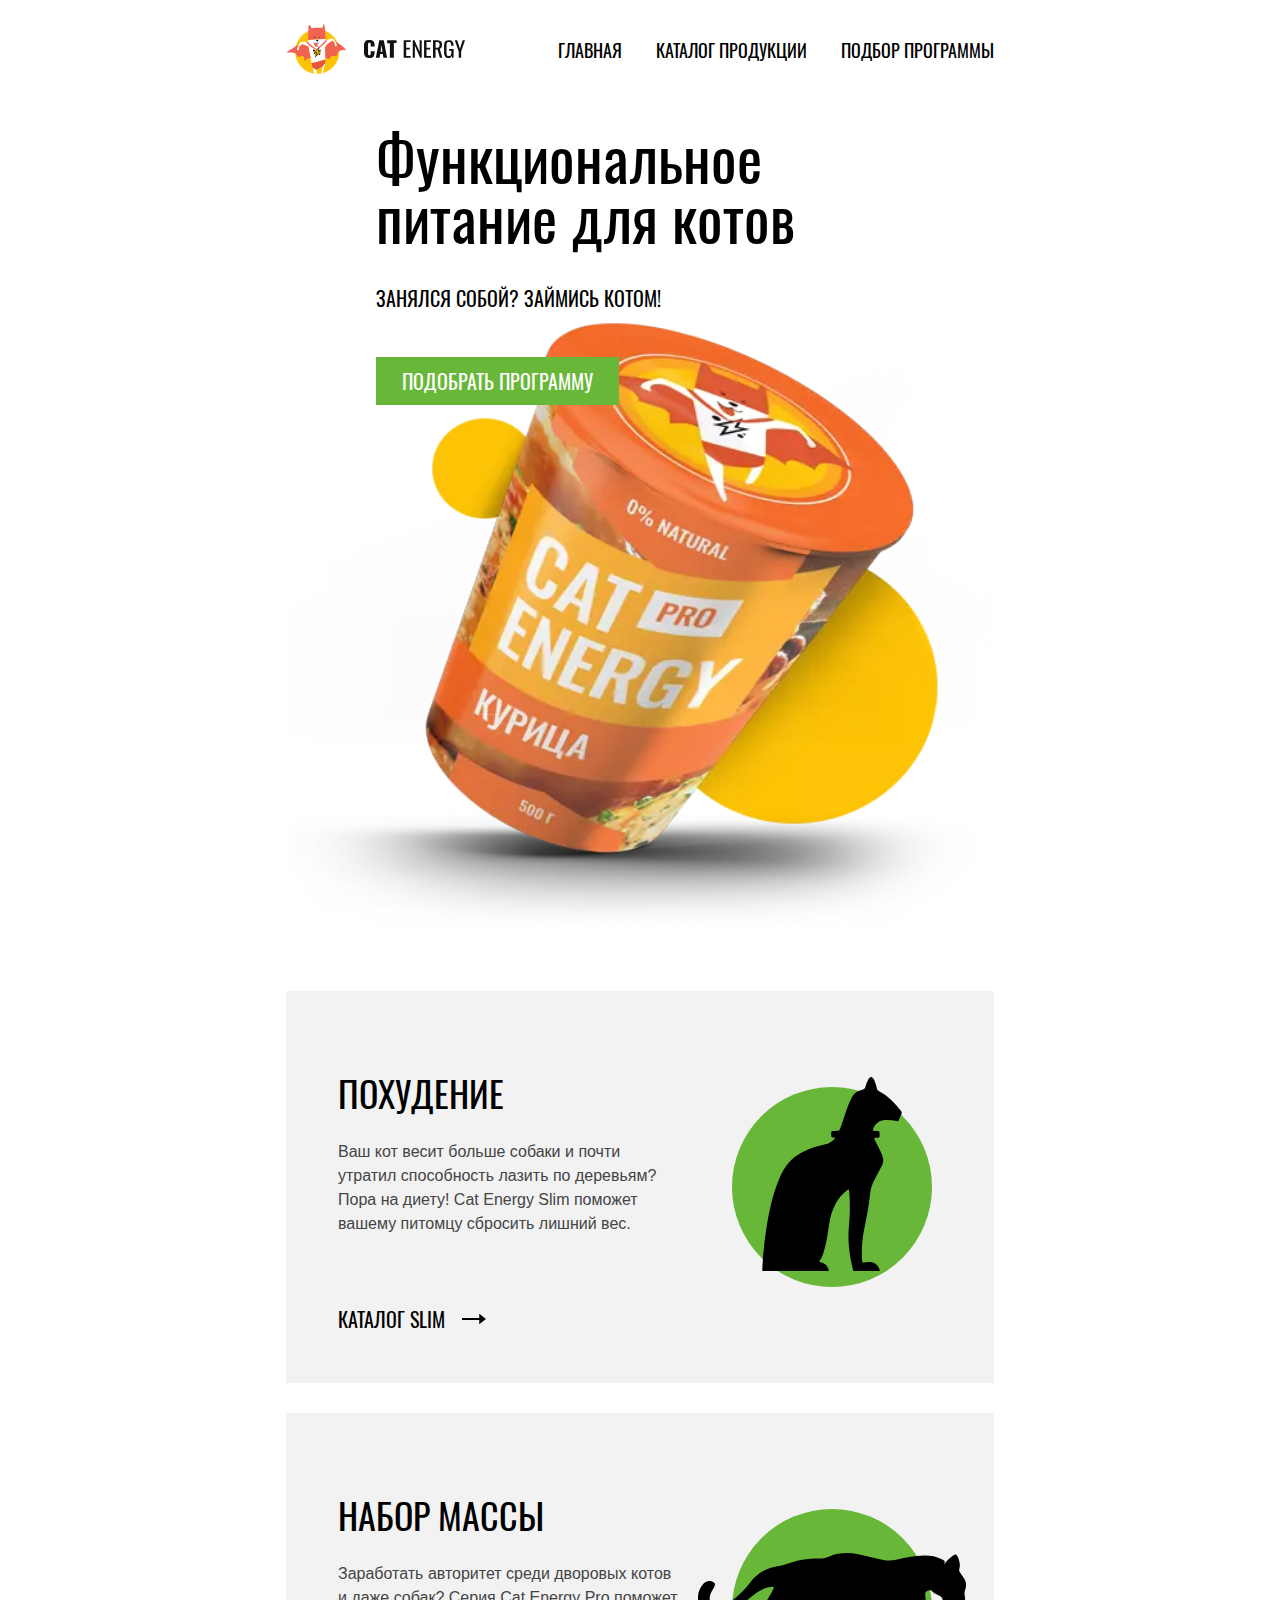
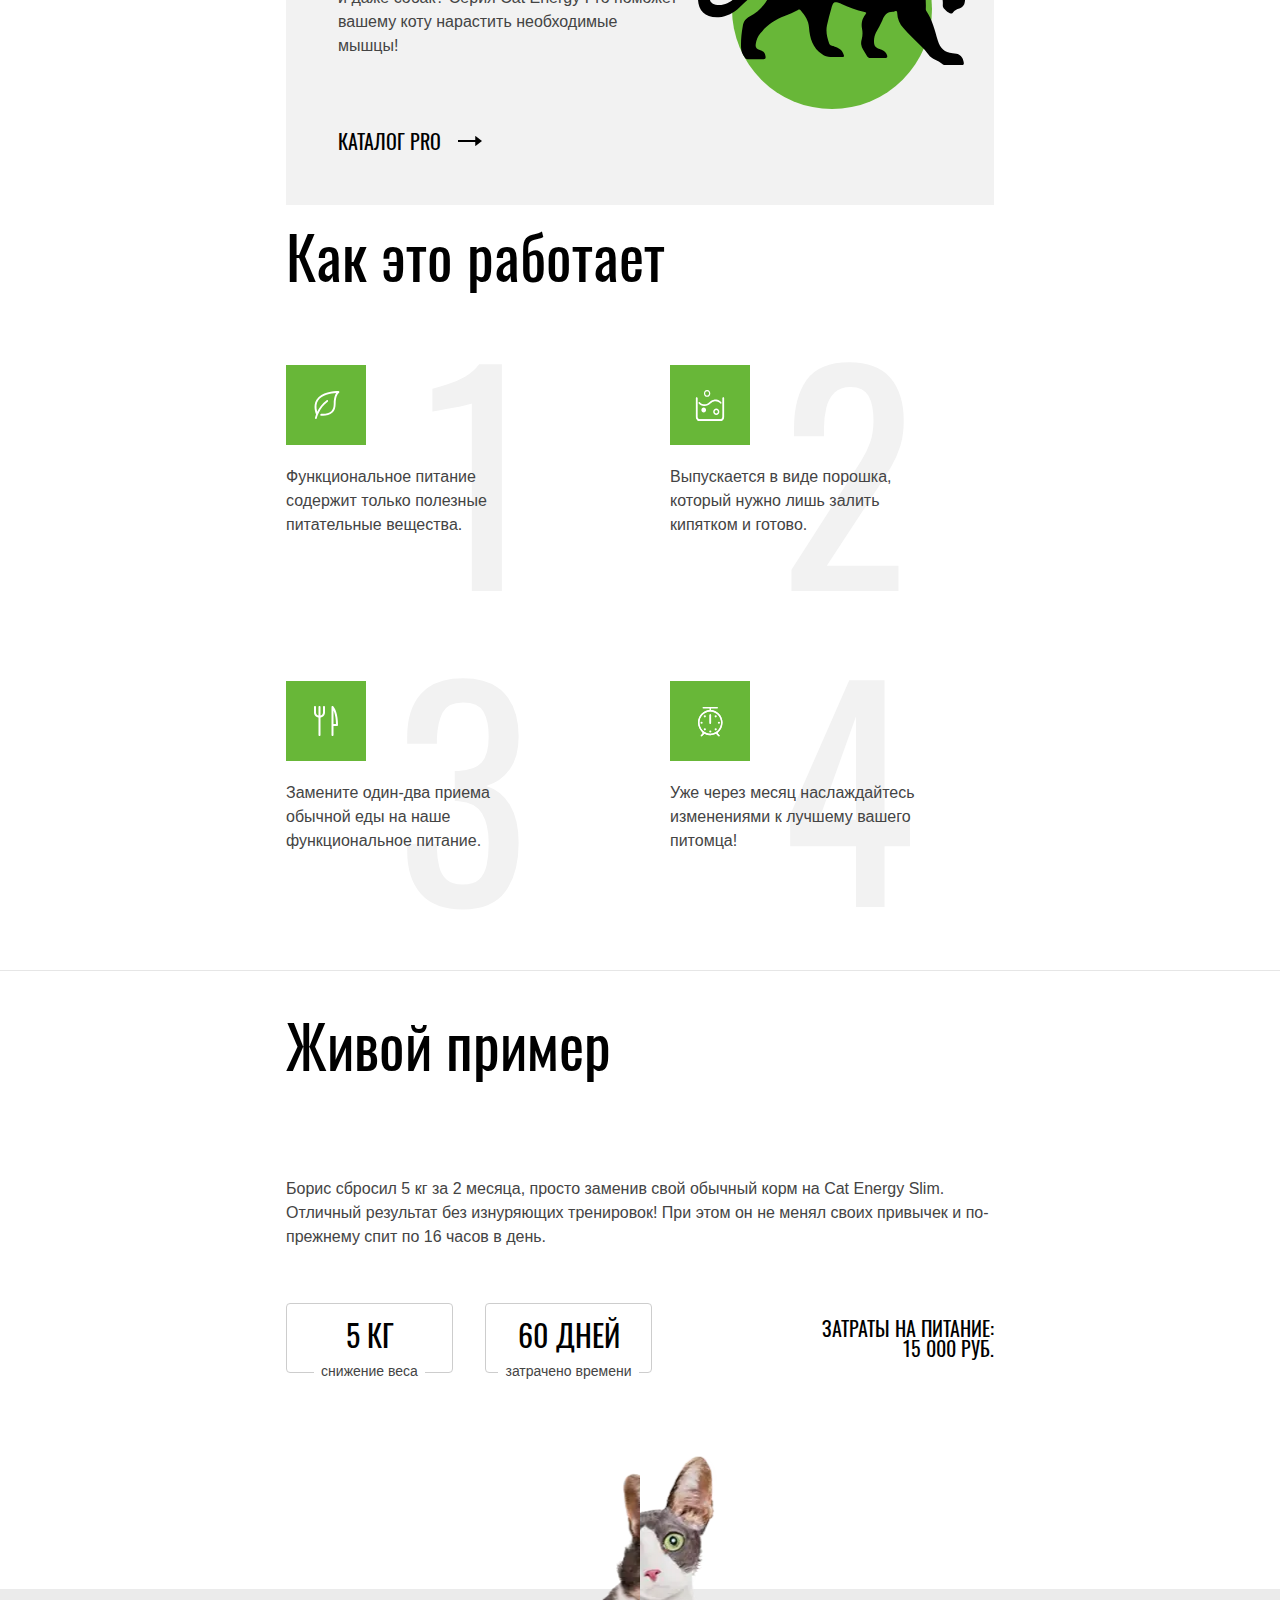
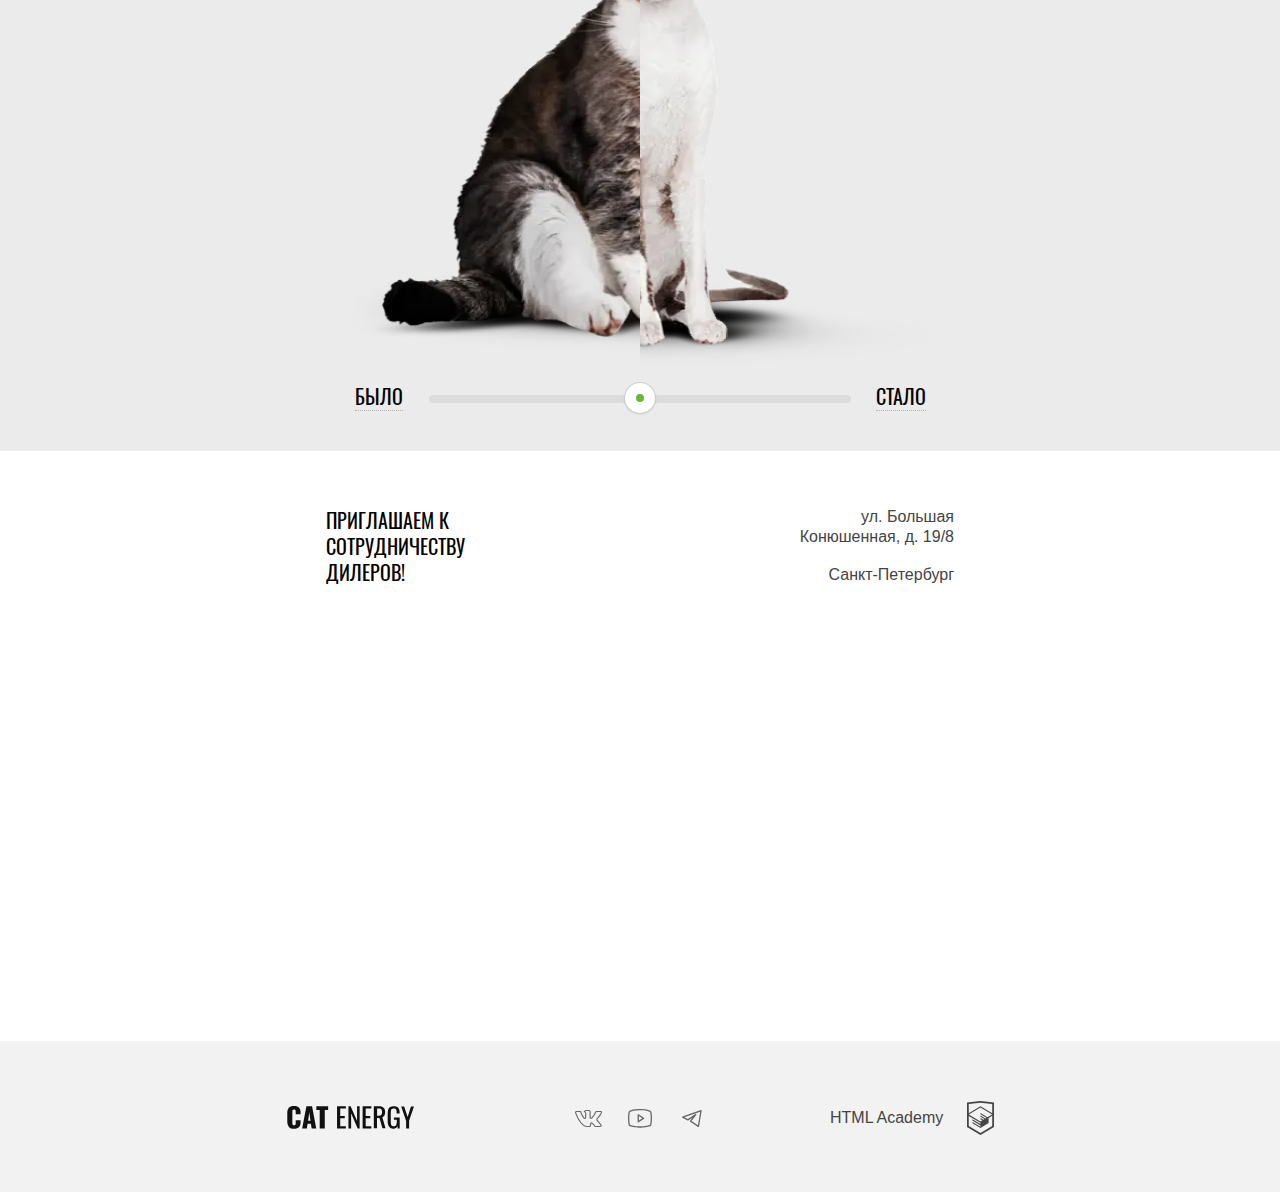
<file: index.html>
<!DOCTYPE html>
<html class="page" lang="ru">
  <head>
    <meta charset="utf-8">
    <meta name="viewport" content="width=device-width, initial-scale=1">
    <title>Кэт энерджи: Функциональное питание для котов</title>
    <link rel="stylesheet" href="./css/style.css">
    <link rel="icon" href="./favicon.ico">
    <link rel="icon" href="./img/favicon/32.svg" type="image/svg+xml">
    <link rel="apple-touch-icon" href="./img/favicon/180.png">
    <link rel="manifest" href="./manifest.webmanifest">
  </head>
  <body class="page__body">
    <svg style="display: none;">
      <symbol id="ico-vk" viewBox="0 0 28 22">
        <path d="M1 5.33876C1 4.48373 1.5151 4.02268 2.54531 3.95562L6.51515 3.98077C6.78158 3.98077 6.95921 4.10651 7.04802 4.35799C7.45655 5.61538 7.91392 6.70094 8.42014 7.61465C8.92637 8.52835 9.58801 9.58038 10.4051 10.7707C10.4761 10.9216 10.5916 10.997 10.7514 10.997C10.8758 10.997 10.9735 10.9384 11.0445 10.821L11.1244 10.5444L11.1511 6.19379C11.1511 5.89201 11.0756 5.69083 10.9246 5.59024C10.7736 5.48965 10.4939 5.4142 10.0853 5.36391C9.76563 5.31361 9.60577 5.12919 9.60577 4.81065C9.60577 4.74359 9.61465 4.69329 9.63241 4.65976C10.0054 3.57002 11.0711 3.02515 12.8296 3.02515L14.3216 3C14.9966 3 15.5561 3.15927 16.0001 3.47781C16.4442 3.79635 16.6662 4.29931 16.6662 4.98669V10.6953C16.7906 10.7791 16.906 10.821 17.0126 10.821C17.279 10.821 17.5099 10.6701 17.7053 10.3683C19.6592 7.78649 20.716 6.05966 20.8759 5.18787C20.8759 5.1711 20.8936 5.12919 20.9291 5.06213C21.0535 4.81065 21.2577 4.5927 21.5419 4.40828C21.8261 4.22387 22.0748 4.09813 22.288 4.03107C22.359 3.99753 22.4389 3.98077 22.5277 3.98077H26.6574L26.9239 4.00592C27.2791 4.00592 27.5544 4.16519 27.7498 4.48373C27.8209 4.58432 27.8697 4.69329 27.8964 4.81065C27.923 4.92801 27.9408 5.04536 27.9496 5.16272C27.9585 5.28008 27.963 5.34714 27.963 5.36391V5.53994C27.8386 6.22732 27.5233 6.9608 27.0171 7.74038C26.5109 8.51997 25.867 9.36243 25.0855 10.2678C24.304 11.1731 23.8155 11.7682 23.6201 12.0533C23.4603 12.2544 23.3803 12.4389 23.3803 12.6065C23.3803 12.7406 23.4514 12.8915 23.5935 13.0592L27.4834 17.6864C27.6965 17.9546 27.8031 18.248 27.8031 18.5666C27.8031 18.9522 27.6432 19.2707 27.3235 19.5222C27.0038 19.7737 26.6219 19.9162 26.1779 19.9497L25.7249 19.9749H21.6752C21.6574 19.9749 21.6219 19.979 21.5686 19.9874C21.5153 19.9958 21.4798 20 21.462 20C21.0712 20 20.7071 19.8407 20.3696 19.5222C20.2453 19.3881 19.4105 18.3989 17.8652 16.5547C17.7764 16.4374 17.652 16.3284 17.4922 16.2278C17.4211 16.4961 17.3279 16.8817 17.2124 17.3846C17.097 17.8876 17.0126 18.248 16.9593 18.466L16.8794 18.8935C16.7018 19.4803 16.3287 19.8323 15.7604 19.9497L15.3874 19.9749H12.7763C11.3021 19.9749 9.83224 19.3378 8.36686 18.0636C6.90148 16.7894 5.58264 15.1423 4.41034 13.122C3.23803 11.1018 2.14566 8.75049 1.13322 6.06805C1.04441 5.8501 1 5.607 1 5.33876ZM17.0126 11.8521C16.6396 11.8521 16.3021 11.7557 16.0001 11.5629C15.6982 11.3701 15.5472 11.106 15.5472 10.7707V4.98669C15.5472 4.65138 15.4584 4.41248 15.2808 4.26997C15.1032 4.12747 14.7923 4.05621 14.3483 4.05621L12.8296 4.10651C12.0658 4.10651 11.4886 4.23225 11.0978 4.48373C11.8793 4.8358 12.2701 5.40582 12.2701 6.19379V10.6198C12.2346 11.039 12.0569 11.3868 11.7372 11.6635C11.4175 11.9401 11.0623 12.0784 10.6715 12.0784C10.1386 12.0784 9.7301 11.8353 9.44591 11.3491C8.06046 9.37081 7.03025 7.4931 6.35529 5.71598L6.1155 5.06213L2.57195 5.03698C2.34104 5.03698 2.21227 5.04956 2.18562 5.0747C2.15898 5.09985 2.14566 5.1711 2.14566 5.28846C2.14566 5.43935 2.16342 5.59862 2.19895 5.76627L2.75845 7.17456C4.25048 10.8126 5.87127 13.6795 7.62085 15.7751C9.37042 17.8708 11.0889 18.9186 12.7763 18.9186H15.4406C15.5472 18.9186 15.6271 18.8893 15.6804 18.8306C15.7337 18.7719 15.7781 18.6588 15.8136 18.4911L15.8669 18.2396L16.3732 16.0266C16.5152 15.7249 16.6396 15.5237 16.7462 15.4231C16.9415 15.2387 17.1725 15.1465 17.4389 15.1465C17.8652 15.1465 18.3003 15.3895 18.7444 15.8757L21.0091 18.5917C21.1512 18.8097 21.3022 18.9186 21.462 18.9186H25.8581C26.391 18.9186 26.6574 18.7929 26.6574 18.5414C26.6574 18.4576 26.6308 18.3738 26.5775 18.2899L22.7142 13.7382C22.4123 13.3861 22.2613 13.0089 22.2613 12.6065C22.2613 12.2041 22.4034 11.8185 22.6876 11.4497C22.9185 11.1144 23.367 10.557 24.0331 9.77737C24.6992 8.99778 25.2809 8.26849 25.7782 7.5895C26.2756 6.9105 26.6042 6.29438 26.764 5.74112L26.8439 5.4142C26.8262 5.38067 26.8173 5.32618 26.8173 5.25074C26.8173 5.1753 26.8084 5.11243 26.7907 5.06213H22.6077C22.3412 5.16272 22.1281 5.31361 21.9682 5.51479L21.8084 5.9926C21.3643 7.14941 20.2009 8.93491 18.3181 11.3491C17.9451 11.6844 17.5099 11.8521 17.0126 11.8521Z" fill="currentColor"/>
      </symbol>
      <symbol id="ico-youtube" viewBox="0 0 28 22">
        <path d="M17.8509 10.7927L12.6145 7.30184C12.5159 7.23691 12.4016 7.19985 12.2837 7.19459C12.1657 7.18934 12.0486 7.21608 11.9446 7.27198C11.8406 7.32789 11.7537 7.41087 11.693 7.51215C11.6324 7.61343 11.6002 7.72924 11.6 7.84729V14.8291C11.6001 14.9481 11.6327 15.0648 11.6942 15.1667C11.7557 15.2686 11.8438 15.3518 11.9491 15.4073C12.0524 15.4631 12.1691 15.4895 12.2864 15.4837C12.4037 15.478 12.5172 15.4402 12.6145 15.3746L17.8509 11.8837C17.9409 11.8239 18.0148 11.7429 18.0658 11.6477C18.1169 11.5526 18.1436 11.4462 18.1436 11.3382C18.1436 11.2302 18.1169 11.1239 18.0658 11.0287C18.0148 10.9335 17.9409 10.8525 17.8509 10.7927ZM12.9091 13.6073V9.06911L16.3127 11.3382L12.9091 13.6073ZM25.3891 5.04366C25.2942 4.67547 25.1131 4.33511 24.8609 4.05061C24.6086 3.76611 24.2924 3.54561 23.9382 3.40729C20.2182 1.9782 14.2509 2.00002 14 2.00002C13.7491 2.00002 7.78182 1.9782 4.06182 3.40729C3.70764 3.54561 3.3914 3.76611 3.13914 4.05061C2.88689 4.33511 2.70584 4.67547 2.61091 5.04366C2.32727 6.11275 2 8.07638 2 11.3382C2 14.6 2.32727 16.5637 2.61091 17.6327C2.70584 18.0009 2.88689 18.3413 3.13914 18.6258C3.3914 18.9103 3.70764 19.1308 4.06182 19.2691C7.78182 20.6982 13.7491 20.6764 14 20.6764H14.0764C14.8291 20.6764 20.3927 20.6327 23.9382 19.2691C24.2924 19.1308 24.6086 18.9103 24.8609 18.6258C25.1131 18.3413 25.2942 18.0009 25.3891 17.6327C25.6727 16.5637 26 14.6 26 11.3382C26 8.07638 25.6727 6.11275 25.3891 5.04366ZM24.1236 17.3055C24.0807 17.472 23.999 17.6259 23.8853 17.7548C23.7715 17.8838 23.6289 17.984 23.4691 18.0473C19.9782 19.3891 14.0655 19.3673 14 19.3673C13.9345 19.3673 8.02182 19.3891 4.53091 18.0473C4.37107 17.984 4.22846 17.8838 4.11471 17.7548C4.00096 17.6259 3.91929 17.472 3.87636 17.3055C3.61455 16.3018 3.30909 14.4582 3.30909 11.3382C3.30909 8.2182 3.61455 6.37457 3.87636 5.37093C3.91929 5.20445 4.00096 5.05047 4.11471 4.92156C4.22846 4.79264 4.37107 4.69243 4.53091 4.62911C8.02182 3.28729 13.9345 3.30911 14 3.30911C14.0655 3.30911 19.9782 3.28729 23.4691 4.62911C23.6289 4.69243 23.7715 4.79264 23.8853 4.92156C23.999 5.05047 24.0807 5.20445 24.1236 5.37093C24.3855 6.37457 24.6909 8.2182 24.6909 11.3382C24.6909 14.4582 24.3855 16.3018 24.1236 17.3055Z" fill="currentColor"/>
      </symbol>
      <symbol id="ico-telegram" viewBox="0 0 28 22">
        <path fill-rule="evenodd" clip-rule="evenodd" d="M23.4608 3.15291C23.6393 3.30222 23.7255 3.5349 23.6872 3.76448L21.0611 19.5214C21.0244 19.7411 20.8789 19.9273 20.6745 20.0159C20.47 20.1045 20.2346 20.0833 20.0493 19.9597L12.1708 14.7074C12.0177 14.6054 11.9145 14.4437 11.8862 14.2619C11.858 14.08 11.9074 13.8947 12.0223 13.751L14.633 10.4877L10.273 13.3944C10.077 13.525 9.82597 13.5407 9.61524 13.4353L4.36293 10.8092C4.12769 10.6915 3.98535 10.4449 4.0012 10.1824C4.01705 9.91983 4.18804 9.6921 4.43573 9.60364L22.8188 3.03826C23.038 2.95998 23.2822 3.00359 23.4608 3.15291ZM6.32626 10.3228L9.86168 12.0905L17.4231 7.0495C17.6925 6.86994 18.0525 6.91349 18.2712 7.1521C18.49 7.3907 18.5022 7.75314 18.3 8.00591L13.495 14.0121L19.9328 18.3039L22.2083 4.65058L6.32626 10.3228Z" fill="currentColor"/>
      </symbol>
      <symbol id="logo-academy" viewBox="0 0 27 34">
        <path d="M13.6426 0.0157537L13.5 0L0 1.40733V26.0129L13.5 34L27 26.0129V1.40733L13.6426 0.0157537ZM25.2344 25.0151L13.5 31.9573L1.76561 25.0151V14.9293L13.4507 21.8451L13.4701 23.0984L5.45351 18.3548L5.44295 19.5801L13.4894 24.3885L13.5088 25.675L5.46408 20.9174L5.45351 22.1427L13.5 26.9511L21.6239 22.1182V20.8929V16.909L25.2432 14.7595L25.2344 25.0151ZM25.2344 13.4519L22.0147 15.3319L20.5325 16.2071L13.4666 12.0201L13.456 13.2454L19.4957 16.818L19.4429 16.8495L19.3126 16.9247L18.4536 17.4166L13.4666 14.4689L13.456 15.6942L17.3921 18.0222L16.4591 18.6314L16.438 18.6436L13.4666 16.902L13.456 18.1273L15.4029 19.2615L13.4155 20.4483L1.7973 13.5762L13.4349 6.61831L25.2344 13.4519ZM25.2344 12.2266L13.4401 5.31075L1.76561 12.2196V2.9897L13.5 1.76442L25.2344 2.9897V12.2266Z" fill="currentColor"/>
      </symbol>
    </svg>

    <header class="page__header page-header">
      <nav class="page-header__nav page-header__nav--main">
        <div class="page-header__bar">
          <a class="page-header__logo logo">
            <picture>
              <source media="(min-width: 1300px)" srcset="./img/logo-image-large.svg">
              <source media="(min-width: 768px)" srcset="./img/logo-image-medium.svg">
              <img class="logo__image" src="./img/logo-image-small.svg" width="34" height="38" alt="Cat Energy">
            </picture>
            <img class="logo__sign" src="./img/logo-sign.svg" width="101" height="19" alt="">
          </a>

          <button class="page-header__toggler" type="button">
            <span class="visually-hidden">Открыть меню</span>
          </button>
        </div>

        <ul class="page-header__menu site-menu site-menu--main">
          <li class="site-menu__item site-menu__item--active">
            <a class="site-menu__link">Главная</a>
          </li>
          <li class="site-menu__item">
            <a href="catalog.html" class="site-menu__link">Каталог продукции</a>
          </li>
          <li class="site-menu__item">
            <a href="form.html" class="site-menu__link">Подбор программы</a>
          </li>
        </ul>
      </nav>
    </header>

    <main class="page__main page-main">
      <header class="page-main__header promo">
        <div class="promo__container container">
          <h1 class="promo__heading">Функциональное питание для котов</h1>
          <p class="promo__text">Занялся собой? Займись котом!</p>

          <picture>
            <source media="(min-width: 1200px)" type="image/webp" srcset="./img/index-can-large.webp 1x, ./img/index-can-large@2x.webp 2x">
            <source media="(min-width: 768px)" type="image/webp" srcset="./img/index-can-medium.webp 1x, ./img/index-can-medium@2x.webp 2x">
            <source type="image/webp" srcset="./img/index-can-small.webp 1x, ./img/index-can-small@2x.webp 2x">

            <source media="(min-width: 1200px)" srcset="./img/index-can-large.png 1x, ./img/index-can-large@2x.png 2x">
            <source media="(min-width: 768px)" srcset="./img/index-can-medium.jpg 1x, ./img/index-can-medium@2x.jpg 2x">
            <img class="promo__image" src="./img/index-can-small.png" srcset="./img/index-can-small@2x.png 2x" width="280" height="270" alt="Банка куриного корма Cat Energy Pro на 500 грамм">
          </picture>

          <a class="promo__button button" href="./form.html">Подобрать программу</a>
        </div>
      </header>

      <section class="page-main__section catalog-sections">
        <div class="catalog-sections__container container">
          <h2 class="visually-hidden">Разделы каталога</h2>

          <article class="catalog-sections__item">
            <h3 class="catalog-sections__heading catalog-sections__heading--slim">Похудение</h3>
            <p class="catalog-sections__text">Ваш кот весит больше собаки и почти утратил способность лазить по деревьям? Пора на диету! Cat Energy Slim поможет вашему питомцу сбросить лишний вес.</p>
            <a class="catalog-sections__link" href="#">Каталог Slim</a>
          </article>

          <article class="catalog-sections__item">
            <h3 class="catalog-sections__heading catalog-sections__heading--pro">Набор массы</h3>
            <p class="catalog-sections__text">Заработать авторитет среди дворовых котов и даже собак? Серия Cat Energy Pro поможет вашему коту нарастить необходимые мышцы!</p>
            <a class="catalog-sections__link" href="#">Каталог Pro</a>
          </article>
        </div>
      </section>

      <section class="page-main__section process">
        <div class="process__container container">
          <h2 class="page-main__heading">Как это работает</h2>

          <ol class="process__list">
            <li class="process__item process__item--leaf">
              Функциональное питание содержит только полезные питательные вещества.
            </li>
            <li class="process__item process__item--powder">
              Выпускается в виде порошка, который нужно лишь залить кипятком и готово.
            </li>
            <li class="process__item process__item--meal">
              Замените один-два приема обычной еды на наше функциональное питание.
            </li>
            <li class="process__item process__item--weight">
              Уже через месяц наслаждайтесь изменениями к лучшему вашего питомца!
            </li>
          </ol>
        </div>
      </section>

      <section class="page-main__section example">
        <div class="example__container container">
          <div class="example__content">
            <h2 class="page-main__heading example__heading">Живой пример</h2>
            <p class="example__text">Борис сбросил 5 кг за 2 месяца, просто заменив свой обычный корм на Cat Energy Slim. Отличный результат без изнуряющих тренировок! При этом он не менял своих привычек и по-прежнему спит по 16 часов в день.</p>

            <dl class="example__list">
              <div class="example__item">
                <dt class="example__title">Снижение веса</dt>
                <dd class="example__definition">5 кг</dd>
              </div>

              <div class="example__item">
                <dt class="example__title">Затрачено времени</dt>
                <dd class="example__definition">60 ДНЕЙ</dd>
              </div>
            </dl>

            <p class="example__spending">
              <span>Затраты на питание:</span>
              <span>15&nbsp;000&nbsp;руб.</span>
            </p>
          </div>

          <div class="example__view">
            <div class="example__images">
              <div class="example__image example__image--before example__image--active">
                <picture>
                  <source media="(min-width: 768px)" type="image/webp" srcset="./img/cat-fat-medium.webp 1x, ./img/cat-fat-medium@2x.webp 2x">
                  <source type="image/webp" srcset="./img/cat-fat-small.webp 1x, ./img/cat-fat-small@2x.webp 2x">

                  <source media="(min-width: 768px)" srcset="./img/cat-fat-medium.png 1x, ./img/cat-fat-medium@2x.png 2x">
                  <img src="./img/cat-fat-small.png" srcset="./img/cat-fat-small@2x.png 2x" width="280" height="232" alt="Кот до употребления корма: выглядит ленивым, толстым и страшным">
                </picture>
              </div>
              <div class="example__image example__image--after">
                <picture>
                  <source media="(min-width: 768px)" type="image/webp" srcset="./img/cat-skinny-medium.webp 1x, ./img/cat-skinny-medium@2x.webp 2x">
                  <source type="image/webp" srcset="./img/cat-skinny-small.webp 1x, ./img/cat-skinny-small@2x.webp 2x">

                  <source media="(min-width: 768px)" srcset="./img/cat-skinny-medium.png 1x, ./img/cat-skinny-medium@2x.png 2x">
                  <img src="./img/cat-skinny-small.png" srcset="./img/cat-skinny-small@2x.png 2x" width="280" height="232" alt="Кот после употребления корма: выглядит молодым, худым и бодрым">
                </picture>
              </div>
            </div>

            <div class="example__switcher switcher switcher--before">
              <button class="switcher__button" type="button">Было</button>
              <div class="switcher__toggler"></div>
              <input class="switcher__bar" type="range" value="50" min="17" max="83">
              <button class="switcher__button" type="button">Стало</button>
            </div>
          </div>
        </div>
      </section>

      <footer class="page-main__footer contacts contacts--main">
        <h2 class="visually-hidden">Контакты</h2>

        <div class="contacts__container">
          <p class="contacts__heading">Приглашаем к сотрудничеству дилеров!</p>
          <p class="contacts__address">
            <span>ул. Большая Конюшенная, д. 19/8</span>
            <span>Санкт-Петербург</span>
          </p>
        </div>

        <iframe class="contacts__map" src="https://yandex.ru/map-widget/v1/?um=constructor%3Ad224644410c55b2ed14431db75f96f5f9b20f7bae6f613c488ede772f53925b8&amp;source=constructor"></iframe>
      </footer>
    </main>

    <footer class="page__footer page-footer">
      <div class="page-footer__container container">
        <a class="page-footer__logo logo logo--footer">
          <img class="logo__image" src="./img/logo-sign.svg" width="128" height="24" alt="Cat Energy">
        </a>

        <ul class="page-footer__social social">
          <li class="social__item">
            <a class="social__link" href="#">
              <span class="visually-hidden">Вконтакте</span>
              <svg width="28" height="22" viewBox="0 0 28 22">
                <use xlink:href="#ico-vk"></use>
              </svg>
            </a>
          </li>
          <li class="social__item">
            <a class="social__link" href="#">
              <span class="visually-hidden">YouTube</span>
              <svg width="28" height="22" viewBox="0 0 28 22">
                <use xlink:href="#ico-youtube"></use>
              </svg>
            </a>
          </li>
          <li class="social__item">
            <a class="social__link" href="#">
              <span class="visually-hidden">Telegram</span>
              <svg width="28" height="22" viewBox="0 0 28 22">
                <use xlink:href="#ico-telegram"></use>
              </svg>
            </a>
          </li>
        </ul>

        <a class="page-footer__developer developer" href="https://htmlacademy.ru/intensive/adaptive">
          <span class="visually-hidden">Разработано в</span>
          HTML Academy
          <svg class="developer__image" width="27" height="34" viewBox="0 0 27 34">
            <use xlink:href="#logo-academy"></use>
          </svg>
        </a>
      </div>
    </footer>

    <script src="./js/app.js"></script>
  </body>
</html>
</file>
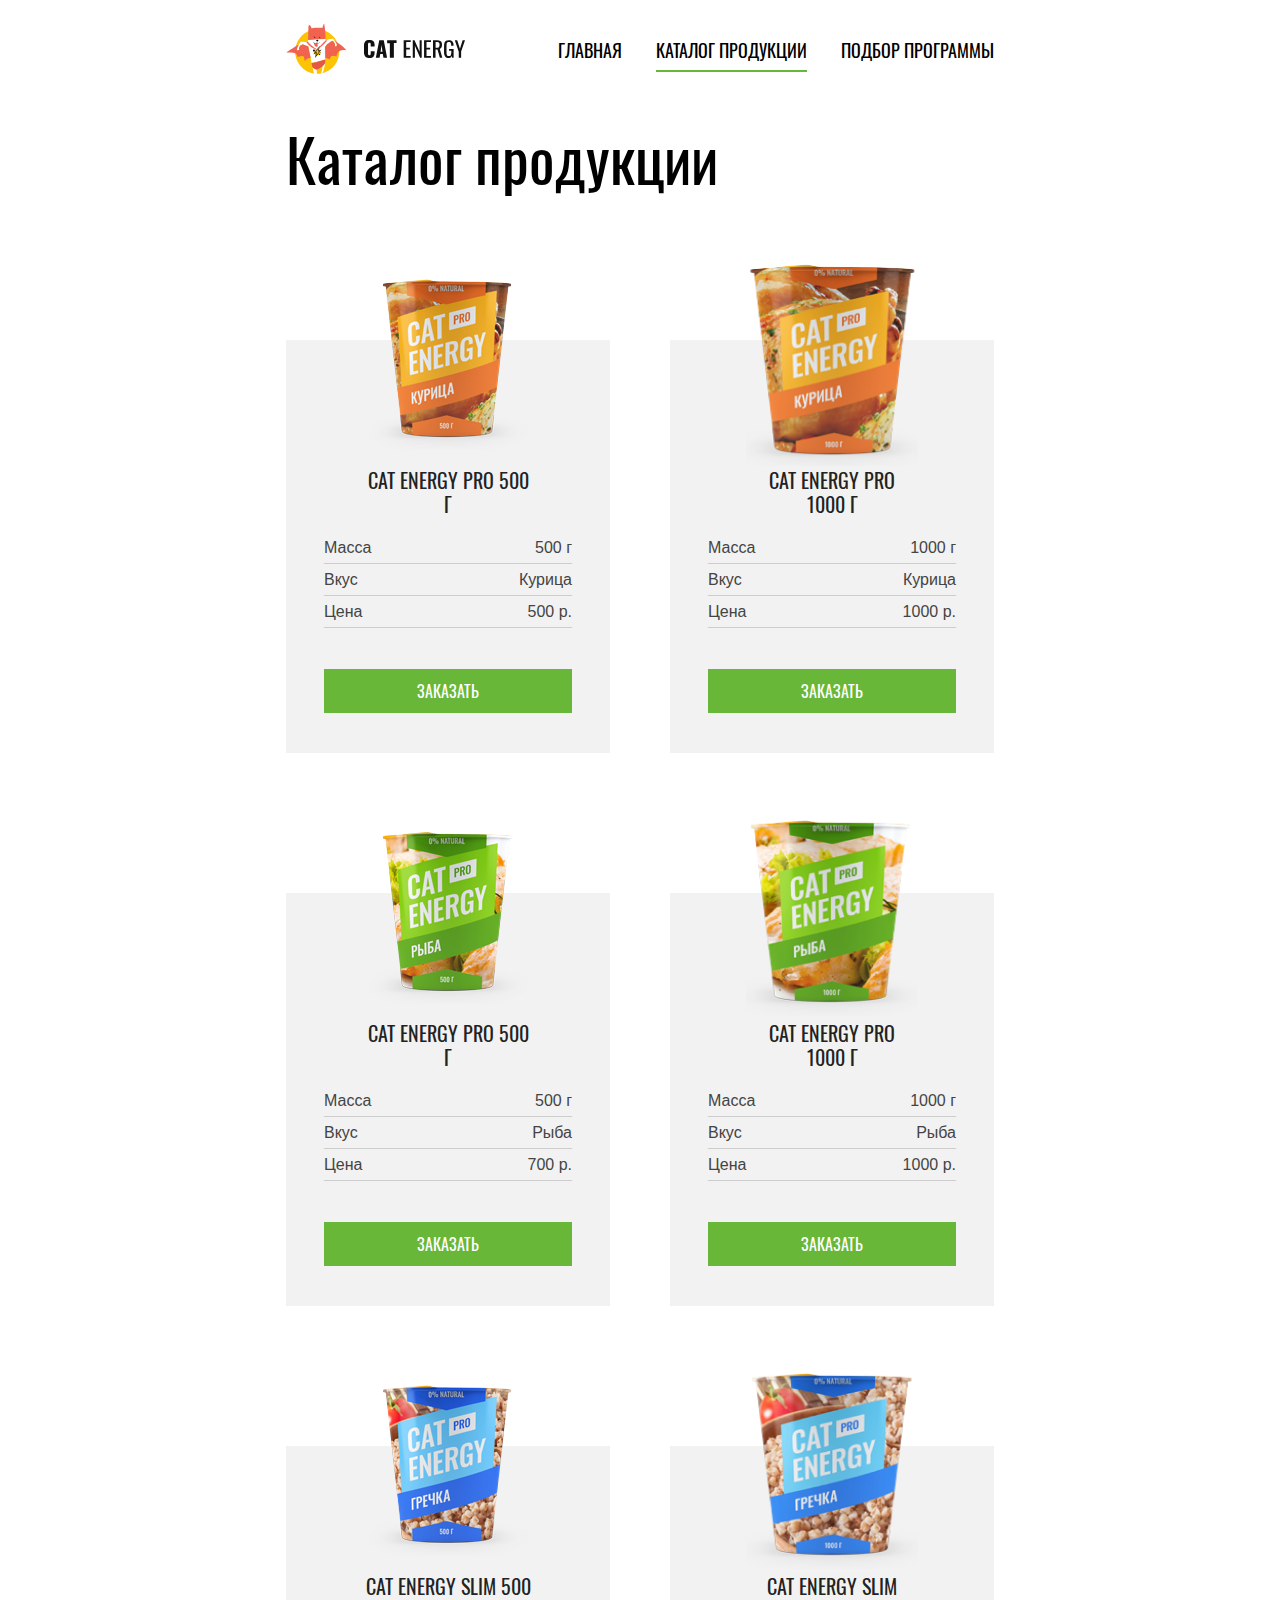
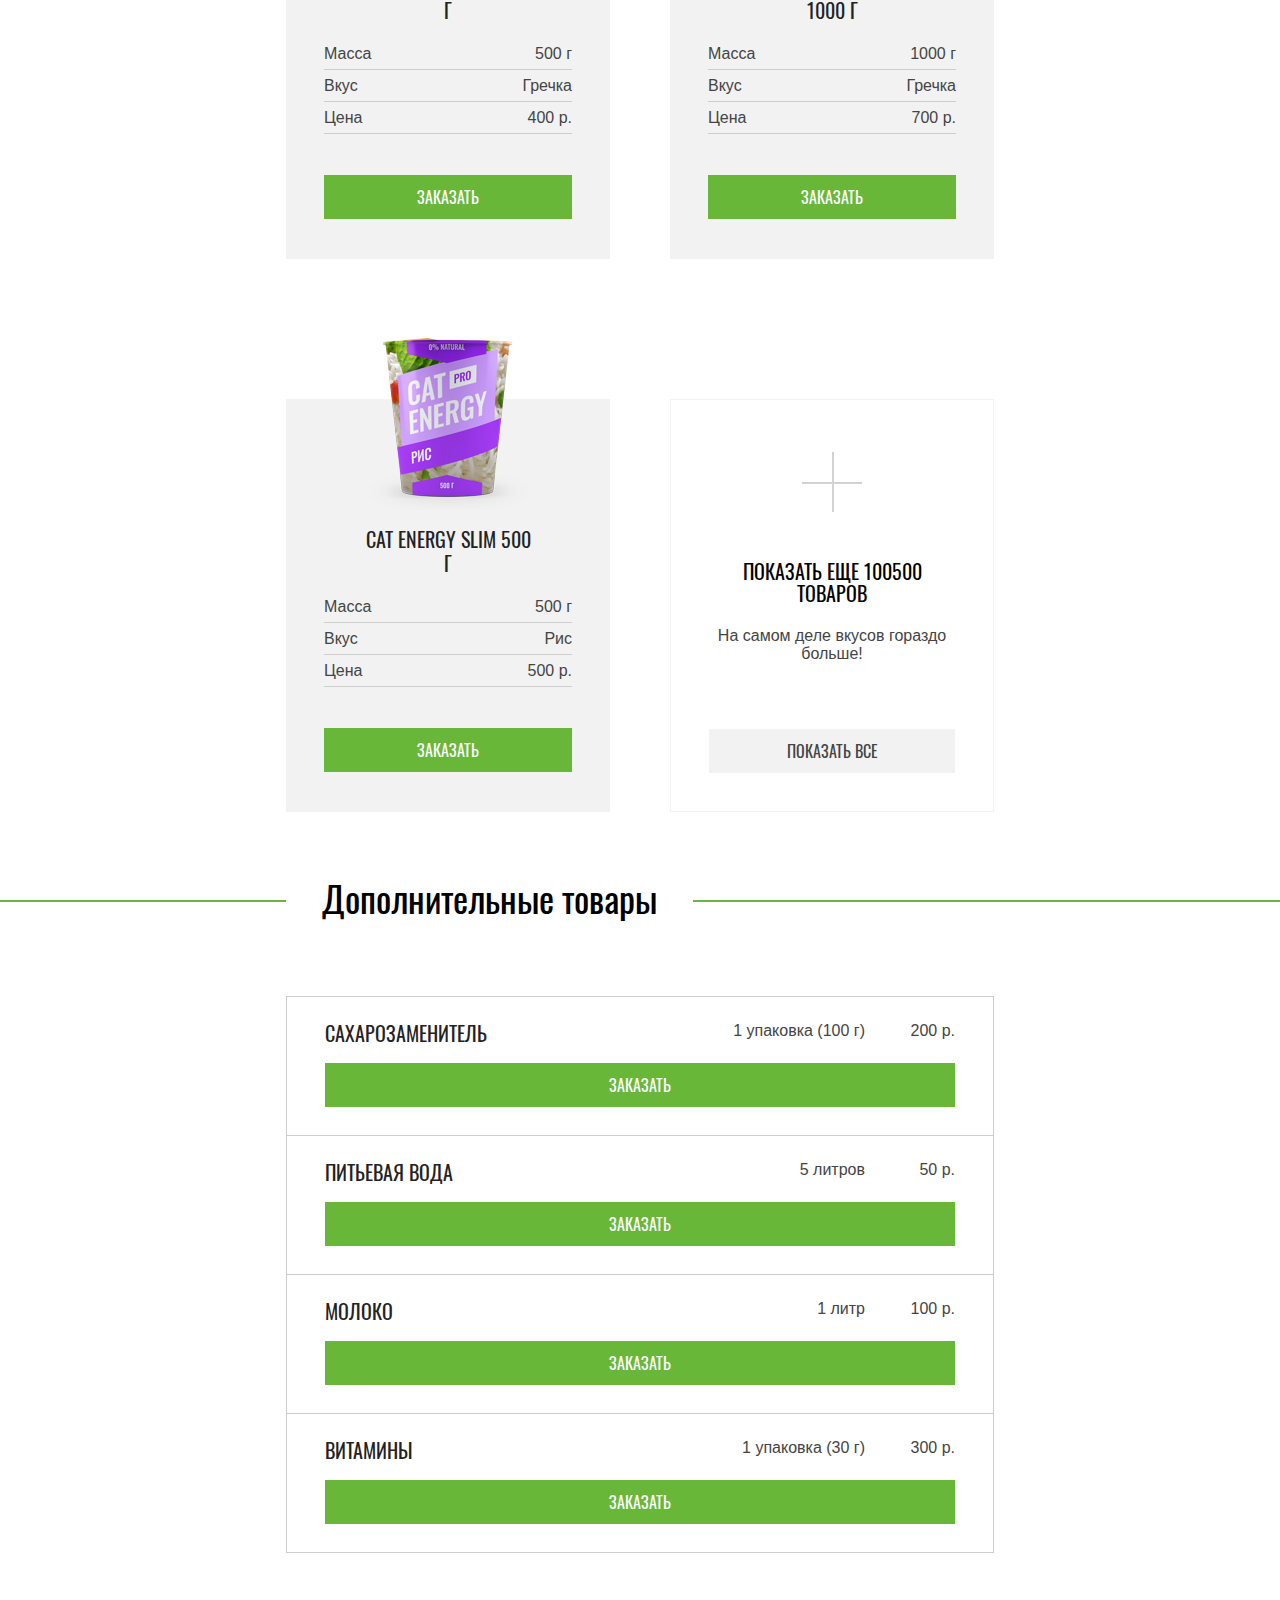
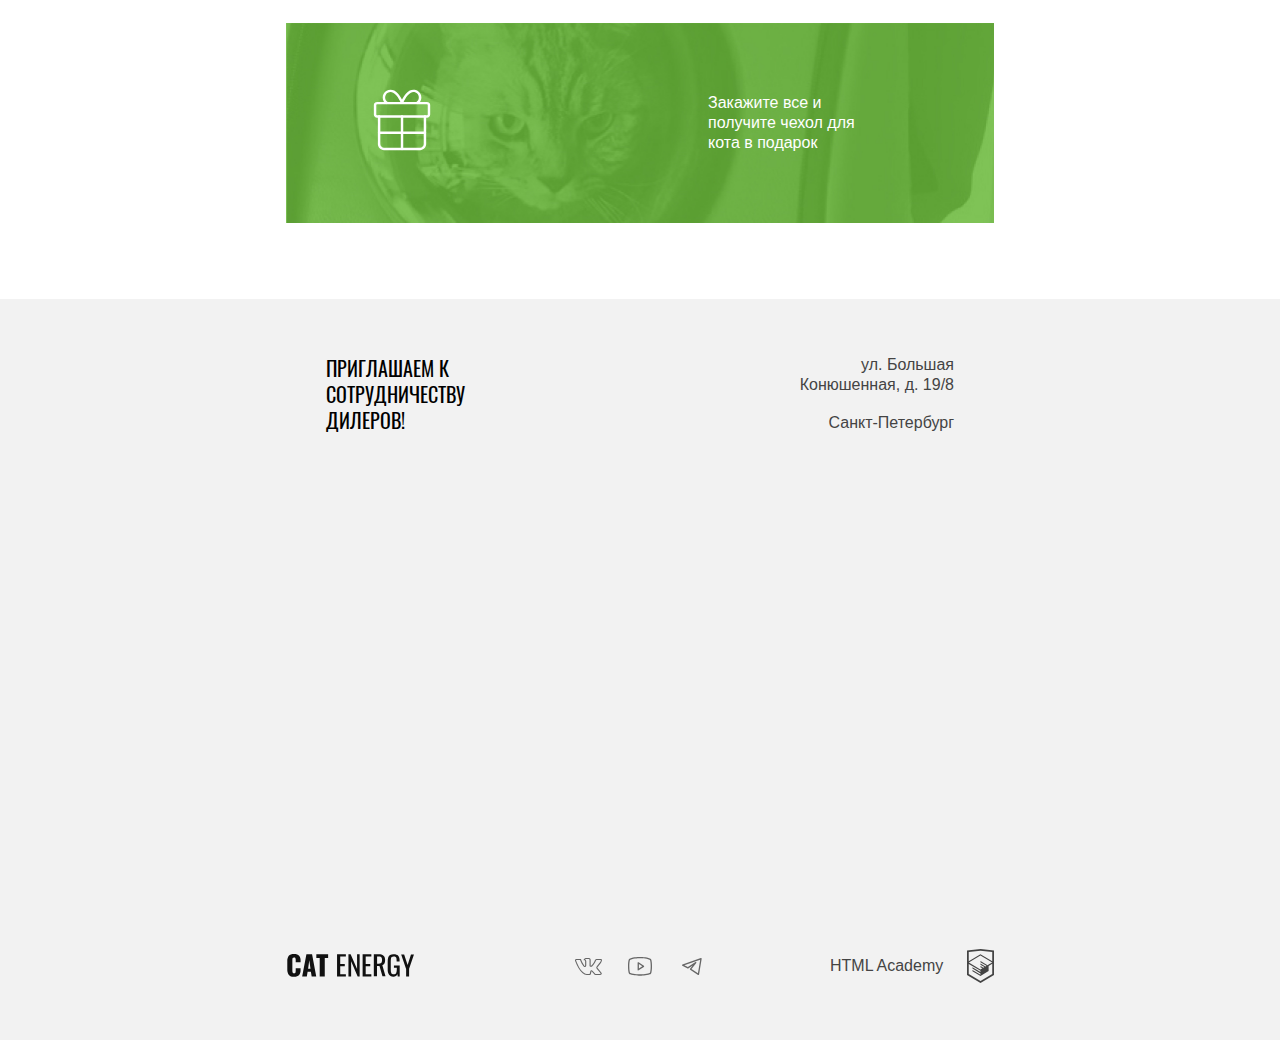
<file: catalog.html>
<!DOCTYPE html>
<html class="page" lang="ru">
  <head>
    <meta charset="utf-8">
    <meta name="viewport" content="width=device-width, initial-scale=1">
    <title>Кэт энерджи: Каталог продукции</title>
    <link rel="stylesheet" href="./css/style.css">
    <link rel="icon" href="./favicon.ico">
    <link rel="icon" href="./img/favicon/32.svg" type="image/svg+xml">
    <link rel="apple-touch-icon" href="./img/favicon/180.png">
    <link rel="manifest" href="./manifest.webmanifest">
  </head>
  <body class="page__body">
    <svg style="display: none;">
      <symbol id="ico-vk" viewBox="0 0 28 22">
        <path d="M1 5.33876C1 4.48373 1.5151 4.02268 2.54531 3.95562L6.51515 3.98077C6.78158 3.98077 6.95921 4.10651 7.04802 4.35799C7.45655 5.61538 7.91392 6.70094 8.42014 7.61465C8.92637 8.52835 9.58801 9.58038 10.4051 10.7707C10.4761 10.9216 10.5916 10.997 10.7514 10.997C10.8758 10.997 10.9735 10.9384 11.0445 10.821L11.1244 10.5444L11.1511 6.19379C11.1511 5.89201 11.0756 5.69083 10.9246 5.59024C10.7736 5.48965 10.4939 5.4142 10.0853 5.36391C9.76563 5.31361 9.60577 5.12919 9.60577 4.81065C9.60577 4.74359 9.61465 4.69329 9.63241 4.65976C10.0054 3.57002 11.0711 3.02515 12.8296 3.02515L14.3216 3C14.9966 3 15.5561 3.15927 16.0001 3.47781C16.4442 3.79635 16.6662 4.29931 16.6662 4.98669V10.6953C16.7906 10.7791 16.906 10.821 17.0126 10.821C17.279 10.821 17.5099 10.6701 17.7053 10.3683C19.6592 7.78649 20.716 6.05966 20.8759 5.18787C20.8759 5.1711 20.8936 5.12919 20.9291 5.06213C21.0535 4.81065 21.2577 4.5927 21.5419 4.40828C21.8261 4.22387 22.0748 4.09813 22.288 4.03107C22.359 3.99753 22.4389 3.98077 22.5277 3.98077H26.6574L26.9239 4.00592C27.2791 4.00592 27.5544 4.16519 27.7498 4.48373C27.8209 4.58432 27.8697 4.69329 27.8964 4.81065C27.923 4.92801 27.9408 5.04536 27.9496 5.16272C27.9585 5.28008 27.963 5.34714 27.963 5.36391V5.53994C27.8386 6.22732 27.5233 6.9608 27.0171 7.74038C26.5109 8.51997 25.867 9.36243 25.0855 10.2678C24.304 11.1731 23.8155 11.7682 23.6201 12.0533C23.4603 12.2544 23.3803 12.4389 23.3803 12.6065C23.3803 12.7406 23.4514 12.8915 23.5935 13.0592L27.4834 17.6864C27.6965 17.9546 27.8031 18.248 27.8031 18.5666C27.8031 18.9522 27.6432 19.2707 27.3235 19.5222C27.0038 19.7737 26.6219 19.9162 26.1779 19.9497L25.7249 19.9749H21.6752C21.6574 19.9749 21.6219 19.979 21.5686 19.9874C21.5153 19.9958 21.4798 20 21.462 20C21.0712 20 20.7071 19.8407 20.3696 19.5222C20.2453 19.3881 19.4105 18.3989 17.8652 16.5547C17.7764 16.4374 17.652 16.3284 17.4922 16.2278C17.4211 16.4961 17.3279 16.8817 17.2124 17.3846C17.097 17.8876 17.0126 18.248 16.9593 18.466L16.8794 18.8935C16.7018 19.4803 16.3287 19.8323 15.7604 19.9497L15.3874 19.9749H12.7763C11.3021 19.9749 9.83224 19.3378 8.36686 18.0636C6.90148 16.7894 5.58264 15.1423 4.41034 13.122C3.23803 11.1018 2.14566 8.75049 1.13322 6.06805C1.04441 5.8501 1 5.607 1 5.33876ZM17.0126 11.8521C16.6396 11.8521 16.3021 11.7557 16.0001 11.5629C15.6982 11.3701 15.5472 11.106 15.5472 10.7707V4.98669C15.5472 4.65138 15.4584 4.41248 15.2808 4.26997C15.1032 4.12747 14.7923 4.05621 14.3483 4.05621L12.8296 4.10651C12.0658 4.10651 11.4886 4.23225 11.0978 4.48373C11.8793 4.8358 12.2701 5.40582 12.2701 6.19379V10.6198C12.2346 11.039 12.0569 11.3868 11.7372 11.6635C11.4175 11.9401 11.0623 12.0784 10.6715 12.0784C10.1386 12.0784 9.7301 11.8353 9.44591 11.3491C8.06046 9.37081 7.03025 7.4931 6.35529 5.71598L6.1155 5.06213L2.57195 5.03698C2.34104 5.03698 2.21227 5.04956 2.18562 5.0747C2.15898 5.09985 2.14566 5.1711 2.14566 5.28846C2.14566 5.43935 2.16342 5.59862 2.19895 5.76627L2.75845 7.17456C4.25048 10.8126 5.87127 13.6795 7.62085 15.7751C9.37042 17.8708 11.0889 18.9186 12.7763 18.9186H15.4406C15.5472 18.9186 15.6271 18.8893 15.6804 18.8306C15.7337 18.7719 15.7781 18.6588 15.8136 18.4911L15.8669 18.2396L16.3732 16.0266C16.5152 15.7249 16.6396 15.5237 16.7462 15.4231C16.9415 15.2387 17.1725 15.1465 17.4389 15.1465C17.8652 15.1465 18.3003 15.3895 18.7444 15.8757L21.0091 18.5917C21.1512 18.8097 21.3022 18.9186 21.462 18.9186H25.8581C26.391 18.9186 26.6574 18.7929 26.6574 18.5414C26.6574 18.4576 26.6308 18.3738 26.5775 18.2899L22.7142 13.7382C22.4123 13.3861 22.2613 13.0089 22.2613 12.6065C22.2613 12.2041 22.4034 11.8185 22.6876 11.4497C22.9185 11.1144 23.367 10.557 24.0331 9.77737C24.6992 8.99778 25.2809 8.26849 25.7782 7.5895C26.2756 6.9105 26.6042 6.29438 26.764 5.74112L26.8439 5.4142C26.8262 5.38067 26.8173 5.32618 26.8173 5.25074C26.8173 5.1753 26.8084 5.11243 26.7907 5.06213H22.6077C22.3412 5.16272 22.1281 5.31361 21.9682 5.51479L21.8084 5.9926C21.3643 7.14941 20.2009 8.93491 18.3181 11.3491C17.9451 11.6844 17.5099 11.8521 17.0126 11.8521Z" fill="currentColor"/>
      </symbol>
      <symbol id="ico-youtube" viewBox="0 0 28 22">
        <path d="M17.8509 10.7927L12.6145 7.30184C12.5159 7.23691 12.4016 7.19985 12.2837 7.19459C12.1657 7.18934 12.0486 7.21608 11.9446 7.27198C11.8406 7.32789 11.7537 7.41087 11.693 7.51215C11.6324 7.61343 11.6002 7.72924 11.6 7.84729V14.8291C11.6001 14.9481 11.6327 15.0648 11.6942 15.1667C11.7557 15.2686 11.8438 15.3518 11.9491 15.4073C12.0524 15.4631 12.1691 15.4895 12.2864 15.4837C12.4037 15.478 12.5172 15.4402 12.6145 15.3746L17.8509 11.8837C17.9409 11.8239 18.0148 11.7429 18.0658 11.6477C18.1169 11.5526 18.1436 11.4462 18.1436 11.3382C18.1436 11.2302 18.1169 11.1239 18.0658 11.0287C18.0148 10.9335 17.9409 10.8525 17.8509 10.7927ZM12.9091 13.6073V9.06911L16.3127 11.3382L12.9091 13.6073ZM25.3891 5.04366C25.2942 4.67547 25.1131 4.33511 24.8609 4.05061C24.6086 3.76611 24.2924 3.54561 23.9382 3.40729C20.2182 1.9782 14.2509 2.00002 14 2.00002C13.7491 2.00002 7.78182 1.9782 4.06182 3.40729C3.70764 3.54561 3.3914 3.76611 3.13914 4.05061C2.88689 4.33511 2.70584 4.67547 2.61091 5.04366C2.32727 6.11275 2 8.07638 2 11.3382C2 14.6 2.32727 16.5637 2.61091 17.6327C2.70584 18.0009 2.88689 18.3413 3.13914 18.6258C3.3914 18.9103 3.70764 19.1308 4.06182 19.2691C7.78182 20.6982 13.7491 20.6764 14 20.6764H14.0764C14.8291 20.6764 20.3927 20.6327 23.9382 19.2691C24.2924 19.1308 24.6086 18.9103 24.8609 18.6258C25.1131 18.3413 25.2942 18.0009 25.3891 17.6327C25.6727 16.5637 26 14.6 26 11.3382C26 8.07638 25.6727 6.11275 25.3891 5.04366ZM24.1236 17.3055C24.0807 17.472 23.999 17.6259 23.8853 17.7548C23.7715 17.8838 23.6289 17.984 23.4691 18.0473C19.9782 19.3891 14.0655 19.3673 14 19.3673C13.9345 19.3673 8.02182 19.3891 4.53091 18.0473C4.37107 17.984 4.22846 17.8838 4.11471 17.7548C4.00096 17.6259 3.91929 17.472 3.87636 17.3055C3.61455 16.3018 3.30909 14.4582 3.30909 11.3382C3.30909 8.2182 3.61455 6.37457 3.87636 5.37093C3.91929 5.20445 4.00096 5.05047 4.11471 4.92156C4.22846 4.79264 4.37107 4.69243 4.53091 4.62911C8.02182 3.28729 13.9345 3.30911 14 3.30911C14.0655 3.30911 19.9782 3.28729 23.4691 4.62911C23.6289 4.69243 23.7715 4.79264 23.8853 4.92156C23.999 5.05047 24.0807 5.20445 24.1236 5.37093C24.3855 6.37457 24.6909 8.2182 24.6909 11.3382C24.6909 14.4582 24.3855 16.3018 24.1236 17.3055Z" fill="currentColor"/>
      </symbol>
      <symbol id="ico-telegram" viewBox="0 0 28 22">
        <path fill-rule="evenodd" clip-rule="evenodd" d="M23.4608 3.15291C23.6393 3.30222 23.7255 3.5349 23.6872 3.76448L21.0611 19.5214C21.0244 19.7411 20.8789 19.9273 20.6745 20.0159C20.47 20.1045 20.2346 20.0833 20.0493 19.9597L12.1708 14.7074C12.0177 14.6054 11.9145 14.4437 11.8862 14.2619C11.858 14.08 11.9074 13.8947 12.0223 13.751L14.633 10.4877L10.273 13.3944C10.077 13.525 9.82597 13.5407 9.61524 13.4353L4.36293 10.8092C4.12769 10.6915 3.98535 10.4449 4.0012 10.1824C4.01705 9.91983 4.18804 9.6921 4.43573 9.60364L22.8188 3.03826C23.038 2.95998 23.2822 3.00359 23.4608 3.15291ZM6.32626 10.3228L9.86168 12.0905L17.4231 7.0495C17.6925 6.86994 18.0525 6.91349 18.2712 7.1521C18.49 7.3907 18.5022 7.75314 18.3 8.00591L13.495 14.0121L19.9328 18.3039L22.2083 4.65058L6.32626 10.3228Z" fill="currentColor"/>
      </symbol>
      <symbol id="logo-academy" viewBox="0 0 27 34">
        <path d="M13.6426 0.0157537L13.5 0L0 1.40733V26.0129L13.5 34L27 26.0129V1.40733L13.6426 0.0157537ZM25.2344 25.0151L13.5 31.9573L1.76561 25.0151V14.9293L13.4507 21.8451L13.4701 23.0984L5.45351 18.3548L5.44295 19.5801L13.4894 24.3885L13.5088 25.675L5.46408 20.9174L5.45351 22.1427L13.5 26.9511L21.6239 22.1182V20.8929V16.909L25.2432 14.7595L25.2344 25.0151ZM25.2344 13.4519L22.0147 15.3319L20.5325 16.2071L13.4666 12.0201L13.456 13.2454L19.4957 16.818L19.4429 16.8495L19.3126 16.9247L18.4536 17.4166L13.4666 14.4689L13.456 15.6942L17.3921 18.0222L16.4591 18.6314L16.438 18.6436L13.4666 16.902L13.456 18.1273L15.4029 19.2615L13.4155 20.4483L1.7973 13.5762L13.4349 6.61831L25.2344 13.4519ZM25.2344 12.2266L13.4401 5.31075L1.76561 12.2196V2.9897L13.5 1.76442L25.2344 2.9897V12.2266Z" fill="currentColor"/>
      </symbol>
    </svg>

    <header class="page__header page-header">
      <nav class="page-header__nav">
        <div class="page-header__bar">
          <a class="page-header__logo logo" href="./index.html">
            <picture>
              <source media="(min-width: 1300px)" srcset="./img/logo-image-large.svg">
              <source media="(min-width: 768px)" srcset="./img/logo-image-medium.svg">
              <img class="logo__image" src="./img/logo-image-small.svg" width="34" height="38" alt="Cat Energy">
            </picture>
            <img class="logo__sign" src="./img/logo-sign.svg" width="101" height="19" alt="" aria-hidden="true">
          </a>

          <button class="page-header__toggler" type="button">
            <span class="visually-hidden">Открыть меню</span>
          </button>
        </div>

        <ul class="page-header__menu site-menu">
          <li class="site-menu__item">
            <a href="./index.html" class="site-menu__link">Главная</a>
          </li>
          <li class="site-menu__item site-menu__item--active">
            <a class="site-menu__link">Каталог продукции</a>
          </li>
          <li class="site-menu__item">
            <a href="./form.html" class="site-menu__link">Подбор программы</a>
          </li>
        </ul>
      </nav>
    </header>

    <main class="page__main page-main">
      <header class="page-main__header container">
        <h1 class="page-main__heading">Каталог продукции</h1>
      </header>

      <section class="page-main__section catalog-list">
        <div class="catalog-list__container container">
          <h2 class="visually-hidden">Список продукции</h2>

          <article class="catalog-list__item card">
            <a class="card__link" href="#">
              <h3 class="card__heading">Cat Energy Pro 500 г</h3>
            </a>

            <picture class="card__picture">
              <source media="(min-width: 1200px)" srcset="./img/catalog/catalog-1-large.png 1x, ./img/catalog/catalog-1-large@2x.png 2x">
              <source media="(min-width: 768px)" srcset="./img/catalog/catalog-1-medium.png 1x, ./img/catalog/catalog-1-medium@2x.png 2x">
              <img class="card__img" src="./img/catalog/catalog-1-small.jpg" srcset="./img/catalog/catalog-1-small@2x.jpg 2x" width="68" height="86" alt="" aria-hidden="true">
            </picture>

            <dl class="card__list">
              <dt class="card__title">Масса</dt>
              <dd class="card__definition">500 г</dd>

              <dt class="card__title">Вкус</dt>
              <dd class="card__definition">Курица</dd>

              <dt class="card__title">Цена</dt>
              <dd class="card__definition">500 р.</dd>
            </dl>

            <a class="card__button button button--fixed" href="#">Заказать</a>
          </article>

          <article class="catalog-list__item card">
            <a class="card__link" href="#">
              <h3 class="card__heading">Cat Energy Pro 1000 г</h3>
            </a>

            <picture class="card__picture">
              <source media="(min-width: 1200px)" srcset="./img/catalog/catalog-2-large.png 1x, ./img/catalog/catalog-2-large@2x.png 2x">
              <source media="(min-width: 768px)" srcset="./img/catalog/catalog-2-medium.png 1x, ./img/catalog/catalog-2-medium@2x.png 2x">
              <img class="card__img" src="./img/catalog/catalog-2-small.jpg" srcset="./img/catalog/catalog-2-small@2x.jpg 2x" width="68" height="86" alt="" aria-hidden="true">
            </picture>

            <dl class="card__list">
              <dt class="card__title">Масса</dt>
              <dd class="card__definition">1000 г</dd>

              <dt class="card__title">Вкус</dt>
              <dd class="card__definition">Курица</dd>

              <dt class="card__title">Цена</dt>
              <dd class="card__definition">1000 р.</dd>
            </dl>

            <a class="card__button button button--fixed" href="#">Заказать</a>
          </article>

          <article class="catalog-list__item card">
            <a class="card__link" href="#">
              <h3 class="card__heading">Cat Energy Pro 500 г</h3>
            </a>

            <picture class="card__picture">
              <source media="(min-width: 1200px)" srcset="./img/catalog/catalog-3-large.png 1x, ./img/catalog/catalog-3-large@2x.png 2x">
              <source media="(min-width: 768px)" srcset="./img/catalog/catalog-3-medium.png 1x, ./img/catalog/catalog-3-medium@2x.png 2x">
              <img class="card__img" src="./img/catalog/catalog-3-small.jpg" srcset="./img/catalog/catalog-3-small@2x.jpg 2x" width="68" height="86" alt="" aria-hidden="true">
            </picture>

            <dl class="card__list">
              <dt class="card__title">Масса</dt>
              <dd class="card__definition">500 г</dd>

              <dt class="card__title">Вкус</dt>
              <dd class="card__definition">Рыба</dd>

              <dt class="card__title">Цена</dt>
              <dd class="card__definition">700 р.</dd>
            </dl>

            <a class="card__button button button--fixed" href="#">Заказать</a>
          </article>

          <article class="catalog-list__item card">
            <a class="card__link" href="#">
              <h3 class="card__heading">Cat Energy Pro 1000 г</h3>
            </a>

            <picture class="card__picture">
              <source media="(min-width: 1200px)" srcset="./img/catalog/catalog-4-large.png 1x, ./img/catalog/catalog-4-large@2x.png 2x">
              <source media="(min-width: 768px)" srcset="./img/catalog/catalog-4-medium.png 1x, ./img/catalog/catalog-4-medium@2x.png 2x">
              <img class="card__img" src="./img/catalog/catalog-4-small.jpg" srcset="./img/catalog/catalog-4-small@2x.jpg 2x" width="68" height="86" alt="" aria-hidden="true">
            </picture>

            <dl class="card__list">
              <dt class="card__title">Масса</dt>
              <dd class="card__definition">1000 г</dd>

              <dt class="card__title">Вкус</dt>
              <dd class="card__definition">Рыба</dd>

              <dt class="card__title">Цена</dt>
              <dd class="card__definition">1000 р.</dd>
            </dl>

            <a class="card__button button button--fixed" href="#">Заказать</a>
          </article>

          <article class="catalog-list__item card">
            <a class="card__link" href="#">
              <h3 class="card__heading">Cat Energy Slim 500 г</h3>
            </a>

            <picture class="card__picture">
              <source media="(min-width: 1200px)" srcset="./img/catalog/catalog-5-large.png 1x, ./img/catalog/catalog-5-large@2x.png 2x">
              <source media="(min-width: 768px)" srcset="./img/catalog/catalog-5-medium.png 1x, ./img/catalog/catalog-5-medium@2x.png 2x">
              <img class="card__img" src="./img/catalog/catalog-5-small.jpg" srcset="./img/catalog/catalog-5-small@2x.jpg 2x" width="68" height="86" alt="" aria-hidden="true">
            </picture>

            <dl class="card__list">
              <dt class="card__title">Масса</dt>
              <dd class="card__definition">500 г</dd>

              <dt class="card__title">Вкус</dt>
              <dd class="card__definition">Гречка</dd>

              <dt class="card__title">Цена</dt>
              <dd class="card__definition">400 р.</dd>
            </dl>

            <a class="card__button button button--fixed" href="#">Заказать</a>
          </article>

          <article class="catalog-list__item card">
            <a class="card__link" href="#">
              <h3 class="card__heading">Cat Energy Slim 1000 г</h3>
            </a>

            <picture class="card__picture">
              <source media="(min-width: 1200px)" srcset="./img/catalog/catalog-6-large.png 1x, ./img/catalog/catalog-6-large@2x.png 2x">
              <source media="(min-width: 768px)" srcset="./img/catalog/catalog-6-medium.png 1x, ./img/catalog/catalog-6-medium@2x.png 2x">
              <img class="card__img" src="./img/catalog/catalog-6-small.jpg" srcset="./img/catalog/catalog-6-small@2x.jpg 2x" width="68" height="86" alt="" aria-hidden="true">
            </picture>

            <dl class="card__list">
              <dt class="card__title">Масса</dt>
              <dd class="card__definition">1000 г</dd>

              <dt class="card__title">Вкус</dt>
              <dd class="card__definition">Гречка</dd>

              <dt class="card__title">Цена</dt>
              <dd class="card__definition">700 р.</dd>
            </dl>

            <a class="card__button button button--fixed" href="#">Заказать</a>
          </article>

          <article class="catalog-list__item card">
            <a class="card__link" href="#">
              <h3 class="card__heading">Cat Energy Slim 500 г</h3>
            </a>

            <picture class="card__picture">
              <source media="(min-width: 1200px)" srcset="./img/catalog/catalog-7-large.png 1x, ./img/catalog/catalog-7-large@2x.png 2x">
              <source media="(min-width: 768px)" srcset="./img/catalog/catalog-7-medium.png 1x, ./img/catalog/catalog-7-medium@2x.png 2x">
              <img class="card__img" src="./img/catalog/catalog-7-small.jpg" srcset="./img/catalog/catalog-7-small@2x.jpg 2x" width="68" height="86" alt="" aria-hidden="true">
            </picture>

            <dl class="card__list">
              <dt class="card__title">Масса</dt>
              <dd class="card__definition">500 г</dd>

              <dt class="card__title">Вкус</dt>
              <dd class="card__definition">Рис</dd>

              <dt class="card__title">Цена</dt>
              <dd class="card__definition">500 р.</dd>
            </dl>

            <a class="card__button button button--fixed" href="#">Заказать</a>
          </article>

          <div class="catalog-list__item catalog-list__item--show-more show-more">
            <p class="show-more__heading">Показать еще 100500 товаров</p>
            <p class="show-more__text">На самом деле вкусов гораздо больше!</p>
            <a class="show-more__button button button--fixed button--secondary" href="#">Показать все</a>
          </div>
        </div>
      </section>

      <section class="page-main__section catalog-additional">
        <div class="catalog-additional__container container">
          <h2 class="catalog-additional__heading">Дополнительные товары</h2>

          <ul class="catalog-additional__list">
            <li class="catalog-additional__item card-row">
              <h3 class="card-row__heading">Сахарозаменитель</h3>

              <dl class="card-row__list">
                <dt class="visually-hidden">Объем</dt>
                <dd class="card-row__definition">1 упаковка (100 г)</dd>

                <dt class="visually-hidden">Цена</dt>
                <dd class="card-row__definition">200 р.</dd>
              </dl>

              <a class="card-row__button button button--fixed" href="#">Заказать</a>
            </li>

            <li class="catalog-additional__item card-row">
              <h3 class="card-row__heading">Питьевая вода</h3>

              <dl class="card-row__list">
                <dt class="visually-hidden">Объем</dt>
                <dd class="card-row__definition">5 литров</dd>

                <dt class="visually-hidden">Цена</dt>
                <dd class="card-row__definition">50 р.</dd>
              </dl>

              <a class="card-row__button button button--fixed" href="#">Заказать</a>
            </li>

            <li class="catalog-additional__item card-row">
              <h3 class="card-row__heading">Молоко</h3>

              <dl class="card-row__list">
                <dt class="visually-hidden">Объем</dt>
                <dd class="card-row__definition">1 литр</dd>

                <dt class="visually-hidden">Цена</dt>
                <dd class="card-row__definition">100 р.</dd>
              </dl>

              <a class="card-row__button button button--fixed" href="#">Заказать</a>
            </li>

            <li class="catalog-additional__item card-row">
              <h3 class="card-row__heading">Витамины</h3>

              <dl class="card-row__list">
                <dt class="visually-hidden">Объем</dt>
                <dd class="card-row__definition">1 упаковка (30 г)</dd>

                <dt class="visually-hidden">Цена</dt>
                <dd class="card-row__definition">300 р.</dd>
              </dl>

              <a class="card-row__button button button--fixed" href="#">Заказать</a>
            </li>
          </ul>

          <div class="catalog-additional__promo offer">
            <h2 class="visually-hidden">Специальное предложение</h2>
            <p class="offer__text">Закажите все и получите чехол для кота в подарок</p>
          </div>
        </div>
      </section>

      <footer class="page-main__footer contacts">
        <h2 class="visually-hidden">Контакты</h2>

        <div class="contacts__container">
          <p class="contacts__heading">Приглашаем к сотрудничеству дилеров!</p>
          <p class="contacts__address">
            <span>ул. Большая Конюшенная, д. 19/8</span>
            <span>Санкт-Петербург</span>
          </p>
        </div>

        <iframe class="contacts__map" src="https://yandex.ru/map-widget/v1/?um=constructor%3Ad224644410c55b2ed14431db75f96f5f9b20f7bae6f613c488ede772f53925b8&amp;source=constructor"></iframe>
      </footer>
    </main>

    <footer class="page__footer page-footer">
      <div class="page-footer__container container">
        <a class="page-footer__logo logo logo--footer" href="./index.html">
          <img class="logo__image" src="./img/logo-sign.svg" width="128" height="24" alt="Cat Energy">
        </a>

        <ul class="page-footer__social social">
          <li class="social__item">
            <a class="social__link" href="#">
              <span class="visually-hidden">Вконтакте</span>
              <svg width="28" height="22" viewBox="0 0 28 22">
                <use xlink:href="#ico-vk"></use>
              </svg>
            </a>
          </li>
          <li class="social__item">
            <a class="social__link" href="#">
              <span class="visually-hidden">YouTube</span>
              <svg width="28" height="22" viewBox="0 0 28 22">
                <use xlink:href="#ico-youtube"></use>
              </svg>
            </a>
          </li>
          <li class="social__item">
            <a class="social__link" href="#">
              <span class="visually-hidden">Telegram</span>
              <svg width="28" height="22" viewBox="0 0 28 22">
                <use xlink:href="#ico-telegram"></use>
              </svg>
            </a>
          </li>
        </ul>

        <a class="page-footer__developer developer" href="https://htmlacademy.ru/intensive/adaptive">
          <span class="visually-hidden">Разработано в</span>
          HTML Academy
          <svg class="developer__image" width="27" height="34" viewBox="0 0 27 34">
            <use xlink:href="#logo-academy"></use>
          </svg>
        </a>
      </div>
    </footer>

    <script src="./js/app.js"></script>
  </body>
</html>
</file>
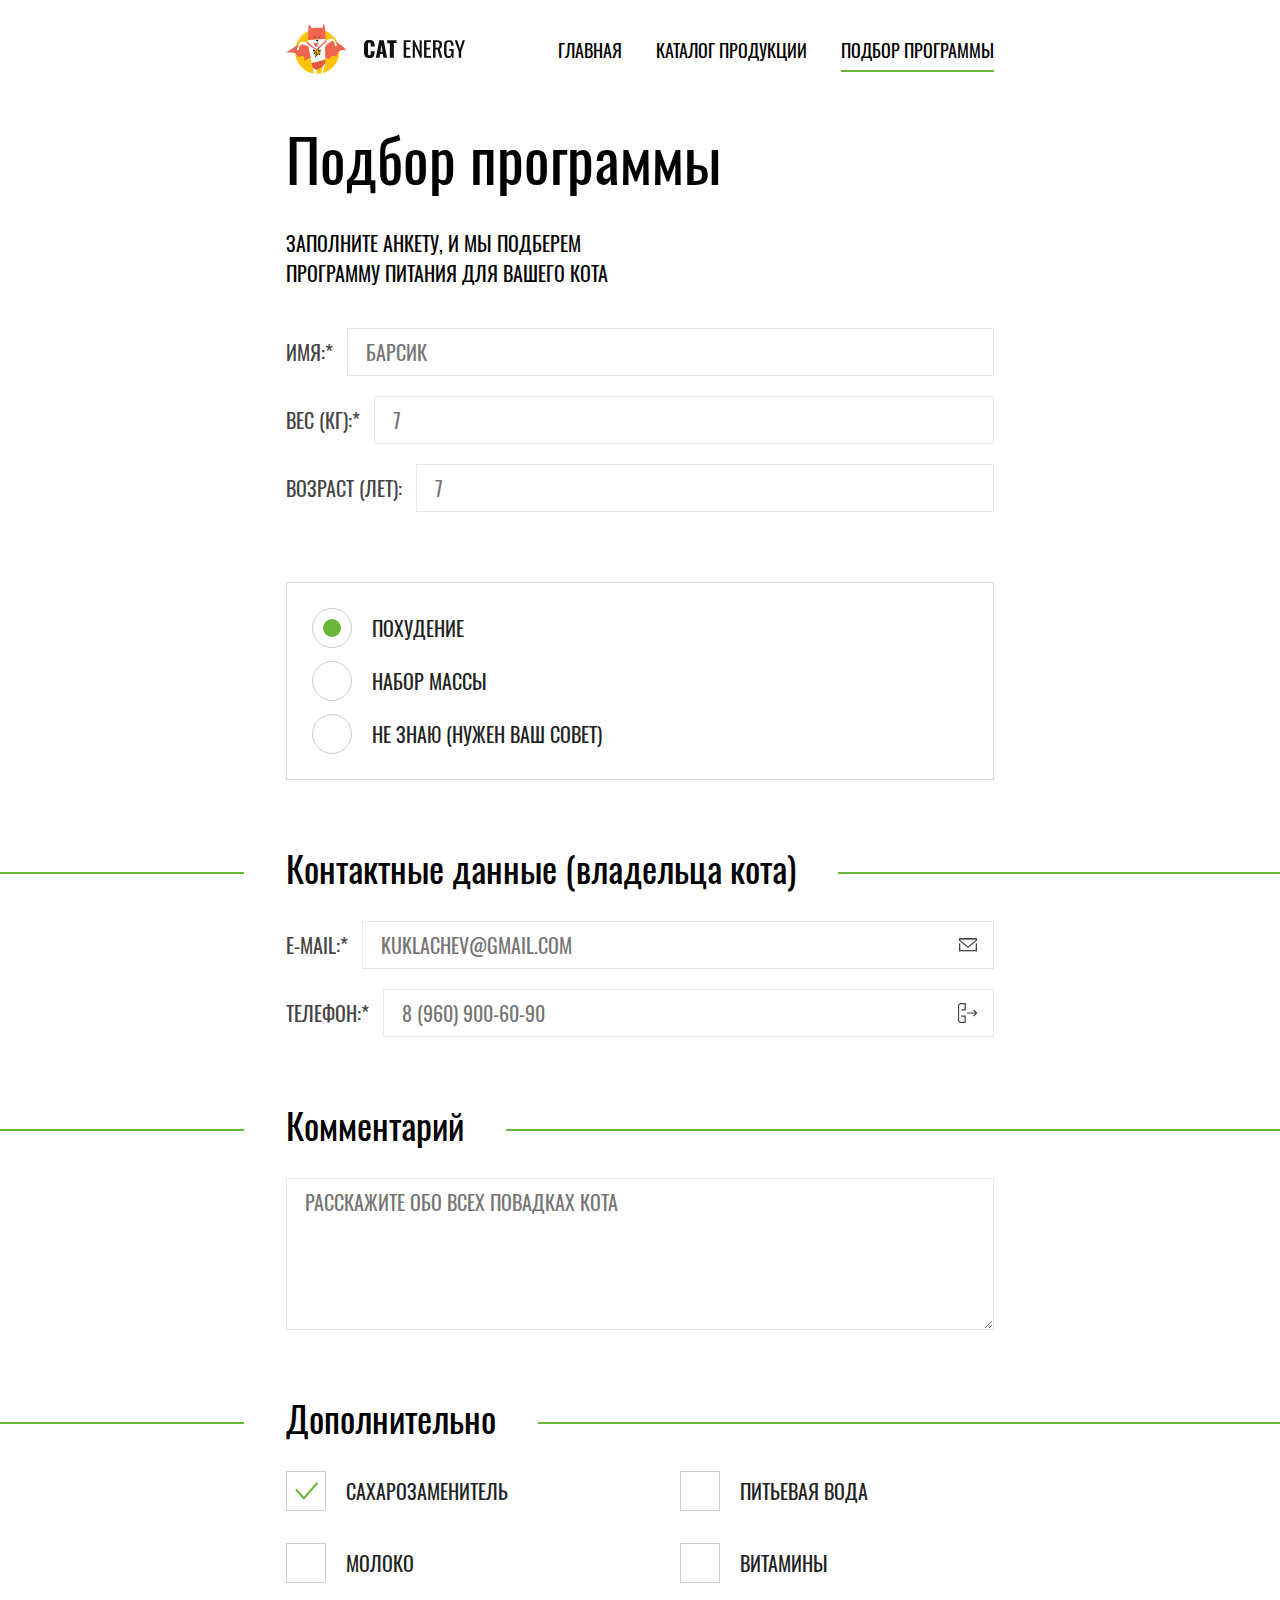
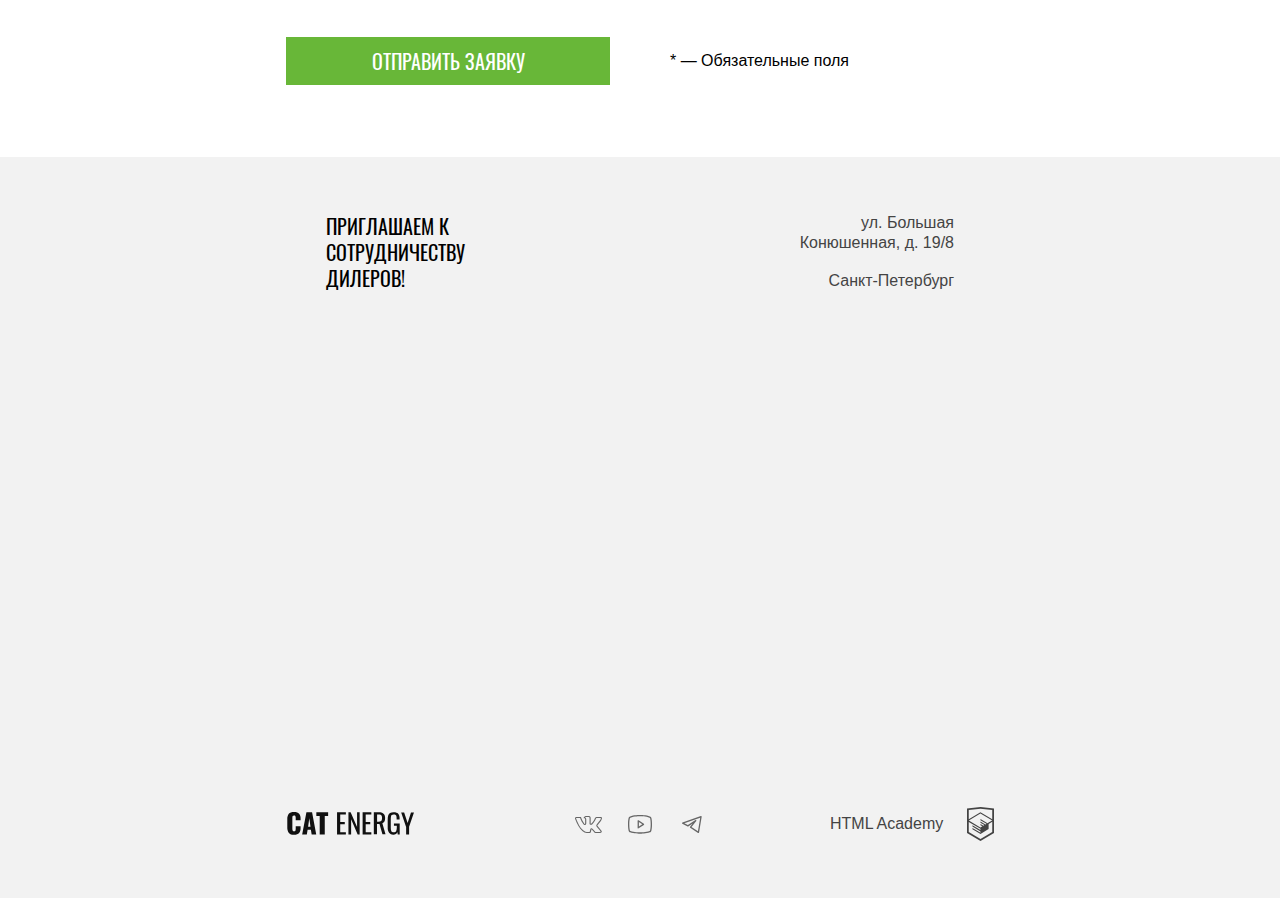
<file: form.html>
<!DOCTYPE html>
<html class="page" lang="ru">
  <head>
    <meta charset="utf-8">
    <meta name="viewport" content="width=device-width, initial-scale=1">
    <title>Кэт энерджи: Подбор программы</title>
    <link rel="stylesheet" href="./css/style.css">
    <link rel="icon" href="./favicon.ico">
    <link rel="icon" href="./img/favicon/32.svg" type="image/svg+xml">
    <link rel="apple-touch-icon" href="./img/favicon/180.png">
    <link rel="manifest" href="./manifest.webmanifest">
  </head>
  <body class="page__body">
    <svg style="display: none;">
      <symbol id="ico-vk" viewBox="0 0 28 22">
        <path d="M1 5.33876C1 4.48373 1.5151 4.02268 2.54531 3.95562L6.51515 3.98077C6.78158 3.98077 6.95921 4.10651 7.04802 4.35799C7.45655 5.61538 7.91392 6.70094 8.42014 7.61465C8.92637 8.52835 9.58801 9.58038 10.4051 10.7707C10.4761 10.9216 10.5916 10.997 10.7514 10.997C10.8758 10.997 10.9735 10.9384 11.0445 10.821L11.1244 10.5444L11.1511 6.19379C11.1511 5.89201 11.0756 5.69083 10.9246 5.59024C10.7736 5.48965 10.4939 5.4142 10.0853 5.36391C9.76563 5.31361 9.60577 5.12919 9.60577 4.81065C9.60577 4.74359 9.61465 4.69329 9.63241 4.65976C10.0054 3.57002 11.0711 3.02515 12.8296 3.02515L14.3216 3C14.9966 3 15.5561 3.15927 16.0001 3.47781C16.4442 3.79635 16.6662 4.29931 16.6662 4.98669V10.6953C16.7906 10.7791 16.906 10.821 17.0126 10.821C17.279 10.821 17.5099 10.6701 17.7053 10.3683C19.6592 7.78649 20.716 6.05966 20.8759 5.18787C20.8759 5.1711 20.8936 5.12919 20.9291 5.06213C21.0535 4.81065 21.2577 4.5927 21.5419 4.40828C21.8261 4.22387 22.0748 4.09813 22.288 4.03107C22.359 3.99753 22.4389 3.98077 22.5277 3.98077H26.6574L26.9239 4.00592C27.2791 4.00592 27.5544 4.16519 27.7498 4.48373C27.8209 4.58432 27.8697 4.69329 27.8964 4.81065C27.923 4.92801 27.9408 5.04536 27.9496 5.16272C27.9585 5.28008 27.963 5.34714 27.963 5.36391V5.53994C27.8386 6.22732 27.5233 6.9608 27.0171 7.74038C26.5109 8.51997 25.867 9.36243 25.0855 10.2678C24.304 11.1731 23.8155 11.7682 23.6201 12.0533C23.4603 12.2544 23.3803 12.4389 23.3803 12.6065C23.3803 12.7406 23.4514 12.8915 23.5935 13.0592L27.4834 17.6864C27.6965 17.9546 27.8031 18.248 27.8031 18.5666C27.8031 18.9522 27.6432 19.2707 27.3235 19.5222C27.0038 19.7737 26.6219 19.9162 26.1779 19.9497L25.7249 19.9749H21.6752C21.6574 19.9749 21.6219 19.979 21.5686 19.9874C21.5153 19.9958 21.4798 20 21.462 20C21.0712 20 20.7071 19.8407 20.3696 19.5222C20.2453 19.3881 19.4105 18.3989 17.8652 16.5547C17.7764 16.4374 17.652 16.3284 17.4922 16.2278C17.4211 16.4961 17.3279 16.8817 17.2124 17.3846C17.097 17.8876 17.0126 18.248 16.9593 18.466L16.8794 18.8935C16.7018 19.4803 16.3287 19.8323 15.7604 19.9497L15.3874 19.9749H12.7763C11.3021 19.9749 9.83224 19.3378 8.36686 18.0636C6.90148 16.7894 5.58264 15.1423 4.41034 13.122C3.23803 11.1018 2.14566 8.75049 1.13322 6.06805C1.04441 5.8501 1 5.607 1 5.33876ZM17.0126 11.8521C16.6396 11.8521 16.3021 11.7557 16.0001 11.5629C15.6982 11.3701 15.5472 11.106 15.5472 10.7707V4.98669C15.5472 4.65138 15.4584 4.41248 15.2808 4.26997C15.1032 4.12747 14.7923 4.05621 14.3483 4.05621L12.8296 4.10651C12.0658 4.10651 11.4886 4.23225 11.0978 4.48373C11.8793 4.8358 12.2701 5.40582 12.2701 6.19379V10.6198C12.2346 11.039 12.0569 11.3868 11.7372 11.6635C11.4175 11.9401 11.0623 12.0784 10.6715 12.0784C10.1386 12.0784 9.7301 11.8353 9.44591 11.3491C8.06046 9.37081 7.03025 7.4931 6.35529 5.71598L6.1155 5.06213L2.57195 5.03698C2.34104 5.03698 2.21227 5.04956 2.18562 5.0747C2.15898 5.09985 2.14566 5.1711 2.14566 5.28846C2.14566 5.43935 2.16342 5.59862 2.19895 5.76627L2.75845 7.17456C4.25048 10.8126 5.87127 13.6795 7.62085 15.7751C9.37042 17.8708 11.0889 18.9186 12.7763 18.9186H15.4406C15.5472 18.9186 15.6271 18.8893 15.6804 18.8306C15.7337 18.7719 15.7781 18.6588 15.8136 18.4911L15.8669 18.2396L16.3732 16.0266C16.5152 15.7249 16.6396 15.5237 16.7462 15.4231C16.9415 15.2387 17.1725 15.1465 17.4389 15.1465C17.8652 15.1465 18.3003 15.3895 18.7444 15.8757L21.0091 18.5917C21.1512 18.8097 21.3022 18.9186 21.462 18.9186H25.8581C26.391 18.9186 26.6574 18.7929 26.6574 18.5414C26.6574 18.4576 26.6308 18.3738 26.5775 18.2899L22.7142 13.7382C22.4123 13.3861 22.2613 13.0089 22.2613 12.6065C22.2613 12.2041 22.4034 11.8185 22.6876 11.4497C22.9185 11.1144 23.367 10.557 24.0331 9.77737C24.6992 8.99778 25.2809 8.26849 25.7782 7.5895C26.2756 6.9105 26.6042 6.29438 26.764 5.74112L26.8439 5.4142C26.8262 5.38067 26.8173 5.32618 26.8173 5.25074C26.8173 5.1753 26.8084 5.11243 26.7907 5.06213H22.6077C22.3412 5.16272 22.1281 5.31361 21.9682 5.51479L21.8084 5.9926C21.3643 7.14941 20.2009 8.93491 18.3181 11.3491C17.9451 11.6844 17.5099 11.8521 17.0126 11.8521Z" fill="currentColor"/>
      </symbol>
      <symbol id="ico-youtube" viewBox="0 0 28 22">
        <path d="M17.8509 10.7927L12.6145 7.30184C12.5159 7.23691 12.4016 7.19985 12.2837 7.19459C12.1657 7.18934 12.0486 7.21608 11.9446 7.27198C11.8406 7.32789 11.7537 7.41087 11.693 7.51215C11.6324 7.61343 11.6002 7.72924 11.6 7.84729V14.8291C11.6001 14.9481 11.6327 15.0648 11.6942 15.1667C11.7557 15.2686 11.8438 15.3518 11.9491 15.4073C12.0524 15.4631 12.1691 15.4895 12.2864 15.4837C12.4037 15.478 12.5172 15.4402 12.6145 15.3746L17.8509 11.8837C17.9409 11.8239 18.0148 11.7429 18.0658 11.6477C18.1169 11.5526 18.1436 11.4462 18.1436 11.3382C18.1436 11.2302 18.1169 11.1239 18.0658 11.0287C18.0148 10.9335 17.9409 10.8525 17.8509 10.7927ZM12.9091 13.6073V9.06911L16.3127 11.3382L12.9091 13.6073ZM25.3891 5.04366C25.2942 4.67547 25.1131 4.33511 24.8609 4.05061C24.6086 3.76611 24.2924 3.54561 23.9382 3.40729C20.2182 1.9782 14.2509 2.00002 14 2.00002C13.7491 2.00002 7.78182 1.9782 4.06182 3.40729C3.70764 3.54561 3.3914 3.76611 3.13914 4.05061C2.88689 4.33511 2.70584 4.67547 2.61091 5.04366C2.32727 6.11275 2 8.07638 2 11.3382C2 14.6 2.32727 16.5637 2.61091 17.6327C2.70584 18.0009 2.88689 18.3413 3.13914 18.6258C3.3914 18.9103 3.70764 19.1308 4.06182 19.2691C7.78182 20.6982 13.7491 20.6764 14 20.6764H14.0764C14.8291 20.6764 20.3927 20.6327 23.9382 19.2691C24.2924 19.1308 24.6086 18.9103 24.8609 18.6258C25.1131 18.3413 25.2942 18.0009 25.3891 17.6327C25.6727 16.5637 26 14.6 26 11.3382C26 8.07638 25.6727 6.11275 25.3891 5.04366ZM24.1236 17.3055C24.0807 17.472 23.999 17.6259 23.8853 17.7548C23.7715 17.8838 23.6289 17.984 23.4691 18.0473C19.9782 19.3891 14.0655 19.3673 14 19.3673C13.9345 19.3673 8.02182 19.3891 4.53091 18.0473C4.37107 17.984 4.22846 17.8838 4.11471 17.7548C4.00096 17.6259 3.91929 17.472 3.87636 17.3055C3.61455 16.3018 3.30909 14.4582 3.30909 11.3382C3.30909 8.2182 3.61455 6.37457 3.87636 5.37093C3.91929 5.20445 4.00096 5.05047 4.11471 4.92156C4.22846 4.79264 4.37107 4.69243 4.53091 4.62911C8.02182 3.28729 13.9345 3.30911 14 3.30911C14.0655 3.30911 19.9782 3.28729 23.4691 4.62911C23.6289 4.69243 23.7715 4.79264 23.8853 4.92156C23.999 5.05047 24.0807 5.20445 24.1236 5.37093C24.3855 6.37457 24.6909 8.2182 24.6909 11.3382C24.6909 14.4582 24.3855 16.3018 24.1236 17.3055Z" fill="currentColor"/>
      </symbol>
      <symbol id="ico-telegram" viewBox="0 0 28 22">
        <path fill-rule="evenodd" clip-rule="evenodd" d="M23.4608 3.15291C23.6393 3.30222 23.7255 3.5349 23.6872 3.76448L21.0611 19.5214C21.0244 19.7411 20.8789 19.9273 20.6745 20.0159C20.47 20.1045 20.2346 20.0833 20.0493 19.9597L12.1708 14.7074C12.0177 14.6054 11.9145 14.4437 11.8862 14.2619C11.858 14.08 11.9074 13.8947 12.0223 13.751L14.633 10.4877L10.273 13.3944C10.077 13.525 9.82597 13.5407 9.61524 13.4353L4.36293 10.8092C4.12769 10.6915 3.98535 10.4449 4.0012 10.1824C4.01705 9.91983 4.18804 9.6921 4.43573 9.60364L22.8188 3.03826C23.038 2.95998 23.2822 3.00359 23.4608 3.15291ZM6.32626 10.3228L9.86168 12.0905L17.4231 7.0495C17.6925 6.86994 18.0525 6.91349 18.2712 7.1521C18.49 7.3907 18.5022 7.75314 18.3 8.00591L13.495 14.0121L19.9328 18.3039L22.2083 4.65058L6.32626 10.3228Z" fill="currentColor"/>
      </symbol>
      <symbol id="icon-mail" viewBox="0 0 24 24" fill="currentColor">
        <path fill-rule="evenodd" clip-rule="evenodd" d="M3 18.3V10.3H4.3V18.3H3Z" />
        <path fill-rule="evenodd" clip-rule="evenodd" d="M19.7 18.3V10.3H21V18.3H19.7Z" />
        <path fill-rule="evenodd" clip-rule="evenodd" d="M21 18.3H3V17H21V18.3Z" />
        <path fill-rule="evenodd" clip-rule="evenodd" d="M21 6.3H3V5H21V6.3Z" />
        <path fill-rule="evenodd" clip-rule="evenodd" d="M12 13.1531L19.7 7.16419V6.6H4.3V7.16419L12 13.1531ZM3 7.8L12 14.8L21 7.8V5.3H3V7.8Z" />
      </symbol>
      <symbol id="icon-phone" viewBox="0 0 24 24" fill="currentColor">
        <path d="M19.1448 11.4017H11.0069V12.6017H19.1448L17.1343 14.7017L17.996 15.6017L20.9639 12.5017C21.0571 12.3719 21.1075 12.214 21.1075 12.0517C21.1075 11.8894 21.0571 11.7315 20.9639 11.6017L17.996 8.50172L17.1343 9.40172L19.1448 11.4017Z" />
        <path d="M9.76229 21.4017V15.2017C9.75123 15.0464 9.68716 14.9004 9.58173 14.7903C9.4763 14.6802 9.33653 14.6133 9.18785 14.6017H4.97527C4.9802 14.9184 5.10283 15.2206 5.31722 15.4446C5.53162 15.6685 5.82099 15.7966 6.12415 15.8017H8.51766V20.8017H4.97527C4.7486 20.8166 4.52136 20.7842 4.30676 20.7065C4.09216 20.6289 3.89449 20.5074 3.72523 20.3492C3.55597 20.191 3.41851 19.9993 3.32082 19.7851C3.22313 19.571 3.16718 19.3387 3.1562 19.1017V5.10172C3.14835 4.639 3.31431 4.19148 3.61854 3.85502C3.92277 3.51857 4.34106 3.31995 4.78379 3.30172H8.51766V8.30172H6.21989C5.91673 8.30687 5.62736 8.43495 5.41296 8.65889C5.19857 8.88283 5.07594 9.18507 5.07101 9.50172H9.28359C9.43227 9.49017 9.57204 9.42325 9.67747 9.31313C9.7829 9.20301 9.84697 9.05702 9.85803 8.90172V2.60172C9.81236 2.44558 9.72509 2.30624 9.60642 2.19999C9.48774 2.09374 9.34256 2.02497 9.18785 2.00172H4.97527C4.59803 1.98837 4.22198 2.05281 3.8686 2.19136C3.51522 2.32991 3.19146 2.53985 2.91582 2.80919C2.64017 3.07852 2.41806 3.40196 2.26217 3.76101C2.10629 4.12006 2.01968 4.50769 2.00732 4.90172V18.8017C1.97957 19.1994 2.0309 19.5987 2.15808 19.9746C2.28526 20.3506 2.48554 20.6949 2.74631 20.9861C3.00709 21.2773 3.32272 21.5089 3.67336 21.6665C4.02401 21.8241 4.40208 21.9042 4.78379 21.9017H9.18785C9.2582 21.9167 9.33089 21.915 9.40053 21.8967C9.47017 21.8784 9.53497 21.844 9.59014 21.796C9.64531 21.7479 9.68942 21.6876 9.71922 21.6193C9.74902 21.5511 9.76374 21.4767 9.76229 21.4017Z" />
      </symbol>
      <symbol id="logo-academy" viewBox="0 0 27 34">
        <path d="M13.6426 0.0157537L13.5 0L0 1.40733V26.0129L13.5 34L27 26.0129V1.40733L13.6426 0.0157537ZM25.2344 25.0151L13.5 31.9573L1.76561 25.0151V14.9293L13.4507 21.8451L13.4701 23.0984L5.45351 18.3548L5.44295 19.5801L13.4894 24.3885L13.5088 25.675L5.46408 20.9174L5.45351 22.1427L13.5 26.9511L21.6239 22.1182V20.8929V16.909L25.2432 14.7595L25.2344 25.0151ZM25.2344 13.4519L22.0147 15.3319L20.5325 16.2071L13.4666 12.0201L13.456 13.2454L19.4957 16.818L19.4429 16.8495L19.3126 16.9247L18.4536 17.4166L13.4666 14.4689L13.456 15.6942L17.3921 18.0222L16.4591 18.6314L16.438 18.6436L13.4666 16.902L13.456 18.1273L15.4029 19.2615L13.4155 20.4483L1.7973 13.5762L13.4349 6.61831L25.2344 13.4519ZM25.2344 12.2266L13.4401 5.31075L1.76561 12.2196V2.9897L13.5 1.76442L25.2344 2.9897V12.2266Z" fill="currentColor"/>
      </symbol>
    </svg>

    <header class="page__header page-header">
      <nav class="page-header__nav">
        <div class="page-header__bar">
          <a class="page-header__logo logo" href="./index.html">
            <picture>
              <source media="(min-width: 1300px)" srcset="./img/logo-image-large.svg">
              <source media="(min-width: 768px)" srcset="./img/logo-image-medium.svg">
              <img class="logo__image" src="./img/logo-image-small.svg" width="34" height="38" alt="Cat Energy">
            </picture>
            <img class="logo__sign" src="./img/logo-sign.svg" width="101" height="19" alt="" aria-hidden="true">
          </a>

          <button class="page-header__toggler" type="button">
            <span class="visually-hidden">Открыть меню</span>
          </button>
        </div>

        <ul class="page-header__menu site-menu">
          <li class="site-menu__item">
            <a href="./index.html" class="site-menu__link">Главная</a>
          </li>
          <li class="site-menu__item">
            <a href="./catalog.html" class="site-menu__link">Каталог продукции</a>
          </li>
          <li class="site-menu__item site-menu__item--active">
            <a class="site-menu__link">Подбор программы</a>
          </li>
        </ul>
      </nav>
    </header>

    <main class="page__main page-main">
      <header class="page-main__header container">
        <h1 class="page-main__heading">Подбор программы</h1>
        <p class="page-main__subheading">Заполните анкету, и мы подберем<br>программу питания для вашего кота</p>
      </header>

      <section class="page-main__section form">
        <h2 class="visually-hidden">Форма анкеты</h2>

        <form class="form__container container" method="post" action="https://echo.htmlacademy.ru/">
          <fieldset class="form__group form__group--cat field-group">
            <legend class="visually-hidden">Данные кота</legend>

            <ul class="field-group__list">
              <li class="field-group__item">
                <label class="field">
                  <span class="field__lead">Имя:*</span>
                  <input class="field__input" name="cat-name" type="text" placeholder="Барсик" required>
                </label>
              </li>
              <li class="field-group__item">
                <label class="field">
                  <span class="field__lead">Вес (кг):*</span>
                  <input class="field__input" name="cat-weight" type="text" placeholder="7" required>
                </label>
              </li>
              <li class="field-group__item">
                <label class="field">
                  <span class="field__lead">Возраст (лет):</span>
                  <input class="field__input" name="cat-age" type="text" placeholder="7">
                </label>
              </li>
            </ul>
          </fieldset>

          <fieldset class="form__group form__group--target field-group field-group--target">
            <legend class="visually-hidden">Цель программы</legend>

            <ul class="field-group__list field-group__list--target">
              <li class="field-group__item">
                <label class="control control--radio">
                  <input class="control__input" name="target" type="radio" value="fit" checked>
                  <span class="control__lead">Похудение</span>
                </label>
              </li>
              <li class="field-group__item">
                <label class="control control--radio">
                  <input class="control__input" name="target" type="radio" value="fitness">
                  <span class="control__lead">Набор массы</span>
                </label>
              </li>
              <li class="field-group__item">
                <label class="control control--radio">
                  <input class="control__input" name="target" type="radio" value="advice">
                  <span class="control__lead">Не знаю (нужен ваш совет)</span>
                </label>
              </li>
            </ul>
          </fieldset>

          <fieldset class="form__group form__group--contacts field-group">
            <legend class="field-group__heading">
              <span>Контактные&nbsp;данные (владельца&nbsp;кота)</span>
            </legend>

            <ul class="field-group__list field-group__list--contacts">
              <li class="field-group__item">
                <label class="field field--icon">
                  <span class="field__lead">E-mail:*</span>
                  <input class="field__input" name="e-mail" type="email" placeholder="kuklachev@gmail.com" required>
                  <svg class="field__icon" width="24" height="24" viewBox="0 0 24 24" aria-hidden="true">
                    <use xlink:href="#icon-mail"></use>
                  </svg>
                </label>
              </li>
              <li class="field-group__item">
                <label class="field field--icon">
                  <span class="field__lead">Телефон:*</span>
                  <input class="field__input" name="phone" type="tel" placeholder="8 (960) 900-60-90" required>
                  <svg class="field__icon" width="24" height="24" viewBox="0 0 24 24" aria-hidden="true">
                    <use xlink:href="#icon-phone"></use>
                  </svg>
                </label>
              </li>
            </ul>
          </fieldset>

          <div class="form__group form__group--comment field-group">
            <label class="field-group__heading" for="comment">
              <span>Комментарий</span>
            </label>

            <div class="field-group__field field field--no-label">
              <textarea class="field__input" name="comment" id="comment" rows="5" placeholder="Расскажите обо всех повадках кота"></textarea>
            </div>
          </div>

          <fieldset class="form__group form__group--additional field-group">
            <legend class="field-group__heading">
              <span>Дополнительно</span>
            </legend>

            <ul class="field-group__list field-group__list--additional">
              <li class="field-group__item">
                <label class="control control--checkbox">
                  <input class="control__input" name="additional" type="checkbox" value="sweetener" checked>
                  <span class="control__lead">Сахарозаменитель</span>
                </label>
              </li>
              <li class="field-group__item">
                <label class="control control--checkbox">
                  <input class="control__input" name="additional" type="checkbox" value="water">
                  <span class="control__lead">Питьевая вода</span>
                </label>
              </li>
              <li class="field-group__item">
                <label class="control control--checkbox">
                  <input class="control__input" name="additional" type="checkbox" value="milk">
                  <span class="control__lead">Молоко</span>
                </label>
              </li>
              <li class="field-group__item">
                <label class="control control--checkbox">
                  <input class="control__input" name="additional" type="checkbox" value="vitamins">
                  <span class="control__lead">Витамины</span>
                </label>
              </li>
            </ul>
          </fieldset>

          <div class="form__footer">
            <button class="form__button button button--large" type="submit">Отправить заявку</button>
            <p class="form__additional">* — Обязательные поля</p>
          </div>
        </form>
      </section>

      <footer class="page-main__footer contacts">
        <h2 class="visually-hidden">Контакты</h2>

        <div class="contacts__container">
          <p class="contacts__heading">Приглашаем к сотрудничеству дилеров!</p>
          <p class="contacts__address">
            <span>ул. Большая Конюшенная, д. 19/8</span>
            <span>Санкт-Петербург</span>
          </p>
        </div>

        <iframe class="contacts__map" src="https://yandex.ru/map-widget/v1/?um=constructor%3Ad224644410c55b2ed14431db75f96f5f9b20f7bae6f613c488ede772f53925b8&amp;source=constructor"></iframe>
      </footer>
    </main>

    <footer class="page__footer page-footer">
      <div class="page-footer__container container">
        <a class="page-footer__logo logo logo--footer" href="./index.html">
          <img class="logo__image" src="./img/logo-sign.svg" width="128" height="24" alt="Cat Energy">
        </a>

        <ul class="page-footer__social social">
          <li class="social__item">
            <a class="social__link" href="#">
              <span class="visually-hidden">Вконтакте</span>
              <svg width="28" height="22" viewBox="0 0 28 22">
                <use xlink:href="#ico-vk"></use>
              </svg>
            </a>
          </li>
          <li class="social__item">
            <a class="social__link" href="#">
              <span class="visually-hidden">YouTube</span>
              <svg width="28" height="22" viewBox="0 0 28 22">
                <use xlink:href="#ico-youtube"></use>
              </svg>
            </a>
          </li>
          <li class="social__item">
            <a class="social__link" href="#">
              <span class="visually-hidden">Telegram</span>
              <svg width="28" height="22" viewBox="0 0 28 22">
                <use xlink:href="#ico-telegram"></use>
              </svg>
            </a>
          </li>
        </ul>

        <a class="page-footer__developer developer" href="https://htmlacademy.ru/intensive/adaptive">
          <span class="visually-hidden">Разработано в</span>
          HTML Academy
          <svg class="developer__image" width="27" height="34" viewBox="0 0 27 34">
            <use xlink:href="#logo-academy"></use>
          </svg>
        </a>
      </div>
    </footer>

    <script src="./js/app.js"></script>
  </body>
</html>
</file>
<file: css/style.css>
@font-face {
  font-family: "Oswald";
  font-weight: 400;
  font-style: normal;
  font-display: swap;
  src: url("../fonts/oswaldregular.woff2") format("woff2"), url("../fonts/oswaldregular.woff") format("woff"); }

@font-face {
  font-family: "Oswald";
  font-weight: 500;
  font-style: normal;
  font-display: swap;
  src: url("../fonts/oswaldmedium.woff2") format("woff2"), url("../fonts/oswaldmedium.woff") format("woff"); }

*,
*::before,
*::after {
  box-sizing: border-box; }

img {
  max-width: 100%;
  height: auto; }

.container {
  width: 280px;
  margin-right: auto;
  margin-left: auto; }
  @media (min-width: 768px) {
    .container {
      width: 708px; } }
  @media (min-width: 1300px) {
    .container {
      width: 1220px; } }

.button {
  padding: 11px 12px;
  display: inline-block;
  color: #ffffff;
  background-color: #68b738;
  border: none;
  font-family: "Oswald", "Arial", sans-serif;
  text-align: center;
  text-transform: uppercase;
  text-decoration: none; }
  @media (min-width: 768px) {
    .button {
      padding: 14px 26px;
      font-size: 20px;
      line-height: 1; } }
  .button:hover {
    background-color: #5eaa2f; }
  .button:active {
    color: rgba(255, 255, 255, 0.3);
    background-color: #5eaa2f; }

.button--large {
  font-size: 16px; }
  @media (min-width: 768px) {
    .button--large {
      font-size: 20px; } }

.button--secondary {
  color: #444444;
  background-color: #f2f2f2; }
  .button--secondary:hover {
    background-color: #ebebeb; }
  .button--secondary:active {
    color: rgba(68, 68, 68, 0.3);
    background-color: #ebebeb; }

.button--fixed {
  font-size: 16px; }

.card-row {
  padding: 13px 0 19px; }
  @media (min-width: 768px) {
    .card-row {
      padding: 26px 38px 28px;
      display: grid;
      grid-template-columns: 1fr 1fr;
      -moz-column-gap: 16px;
           column-gap: 16px;
      row-gap: 20px; } }
  @media (min-width: 1300px) {
    .card-row {
      align-items: center;
      grid-template-columns: 1fr 80px 1fr 80px 1fr;
      -moz-column-gap: 0;
           column-gap: 0;
      padding: 13px 0; } }

.card-row__heading {
  margin: 0;
  margin-bottom: 13px;
  color: #222222;
  font-family: "Oswald", "Arial", sans-serif;
  font-size: 16px;
  font-weight: 400;
  line-height: 1;
  text-transform: uppercase; }
  @media (min-width: 768px) {
    .card-row__heading {
      margin-bottom: 0;
      font-size: 20px; } }

.card-row__list {
  margin-top: 0;
  margin-bottom: 15px;
  display: grid;
  grid-template-columns: 1fr 1fr;
  -moz-column-gap: 8px;
       column-gap: 8px;
  color: #444444;
  line-height: 1; }
  @media (min-width: 768px) {
    .card-row__list {
      margin-bottom: 0;
      grid-template-columns: 1fr 82px; } }
  @media (min-width: 1300px) {
    .card-row__list {
      grid-column: 3 / 5; } }

.card-row__definition {
  margin: 0; }
  .card-row__definition:last-child {
    text-align: right; }
  @media (min-width: 768px) {
    .card-row__definition {
      text-align: right; } }
  @media (min-width: 1300px) {
    .card-row__definition {
      padding-right: 12px;
      text-align: left; }
      .card-row__definition:last-child {
        text-align: left; } }

.card-row__button {
  width: 100%; }
  @media (min-width: 768px) {
    .card-row__button {
      grid-column: 1 / -1; } }
  @media (min-width: 1300px) {
    .card-row__button {
      grid-column: 5 / 6; } }

.card {
  position: relative;
  z-index: 0;
  padding-top: 19px;
  padding-bottom: 25px;
  display: grid; }
  @media (max-width: 767px) {
    .card {
      grid-template-columns: 1fr 1fr;
      grid-template-areas: "img link" "img list" "button button"; } }
  @media (min-width: 768px) {
    .card {
      padding: 8px 38px 40px;
      grid-template-rows: 200px auto;
      grid-template-areas: "img" "link" "list" "button";
      background-color: #f2f2f2;
      background-image: linear-gradient(to bottom, #ffffff 80px, #f2f2f2 80px); } }

.card__link {
  margin-bottom: 9px;
  padding-right: 60px;
  grid-area: link;
  color: #222222;
  text-decoration: none; }
  .card__link::after {
    content: "";
    position: absolute;
    top: 0;
    right: 0;
    bottom: 80px;
    left: 0; }
  @media (min-width: 768px) {
    .card__link {
      padding: 0 40px; }
      .card__link::after {
        bottom: 120px; } }
  @media (min-width: 1300px) {
    .card__link {
      padding: 0 20px; } }

.card__heading {
  margin: 0;
  font-family: "Oswald", "Arial", sans-serif;
  font-size: 16px;
  font-weight: 400;
  line-height: 20px;
  text-transform: uppercase; }
  @media (min-width: 768px) {
    .card__heading {
      font-size: 20px;
      line-height: 24px;
      text-align: center; } }

.card__picture,
.card__img {
  grid-area: img;
  align-self: center;
  justify-self: center;
  width: auto; }

.card__list {
  margin: 0;
  margin-bottom: 13px;
  padding: 9px 0;
  grid-area: list;
  display: grid;
  grid-template-columns: 1fr 1fr;
  row-gap: 2px;
  color: #444444;
  font-size: 12px; }
  @media (min-width: 768px) {
    .card__list {
      margin-bottom: 32px;
      font-size: 16px; } }

.card__title {
  margin: 0;
  padding-right: 4px; }
  @media (min-width: 768px) {
    .card__title {
      padding-top: 2px;
      padding-bottom: 3px;
      border-bottom: 1px solid #cdcdcd; } }

.card__definition {
  margin: 0;
  padding-left: 4px;
  text-align: right; }
  @media (min-width: 768px) {
    .card__definition {
      padding-top: 2px;
      padding-bottom: 3px;
      border-bottom: 1px solid #cdcdcd; } }

.card__button {
  position: relative;
  z-index: 1;
  grid-area: button; }

.catalog-additional {
  position: relative;
  z-index: 0;
  padding: 25px 0 20px; }
  .catalog-additional::before {
    content: "";
    position: absolute;
    top: 41px;
    right: 0;
    left: 0;
    z-index: -1;
    height: 2px;
    background-color: #68b738; }
  @media (min-width: 768px) {
    .catalog-additional {
      padding-top: 68px;
      padding-bottom: 76px; }
      .catalog-additional::before {
        top: 88px; } }
  @media (min-width: 1300px) {
    .catalog-additional {
      padding-bottom: 86px; } }

.catalog-additional__container {
  display: grid; }
  @media (min-width: 1300px) {
    .catalog-additional__container {
      grid-template-columns: repeat(4, 1fr);
      -moz-column-gap: 80px;
           column-gap: 80px; } }

.catalog-additional__heading {
  margin: 0;
  margin-left: -20px;
  margin-bottom: 36px;
  padding: 0 20px;
  justify-self: start;
  background-color: #ffffff;
  font-family: "Oswald", "Arial", sans-serif;
  font-size: 24px;
  font-weight: 400;
  line-height: 24px; }
  @media (min-width: 768px) {
    .catalog-additional__heading {
      margin-left: 0;
      margin-bottom: 80px;
      padding: 0 36px;
      font-size: 36px;
      line-height: 36px; } }
  @media (min-width: 1300px) {
    .catalog-additional__heading {
      margin-left: -40px;
      padding: 0 35px 0 40px;
      grid-column: 1 / -1; } }

.catalog-additional__list {
  margin: 0;
  margin-bottom: 35px;
  padding: 0;
  list-style: none; }
  @media (min-width: 768px) {
    .catalog-additional__list {
      margin-bottom: 70px;
      border: 1px solid #cdcdcd; } }
  @media (min-width: 1300px) {
    .catalog-additional__list {
      margin-bottom: 0;
      grid-column: 1 / -2;
      border: none; } }

.catalog-additional__item {
  border-top: 1px solid #cdcdcd; }
  @media (max-width: 767px) {
    .catalog-additional__item:last-child {
      border-bottom: 1px solid #cdcdcd; } }
  @media (min-width: 768px) {
    .catalog-additional__item:first-child {
      border-top: none; } }
  @media (min-width: 1300px) {
    .catalog-additional__item:first-child {
      border-top: 1px solid #cdcdcd; }
    .catalog-additional__item:last-child {
      border-bottom: 1px solid #cdcdcd; } }

.catalog-list {
  overflow: hidden; }
  @media (max-width: 767px) {
    .catalog-list {
      border-bottom: 1px solid #ebebeb; } }

@media (min-width: 768px) {
  .catalog-list__container {
    display: grid;
    grid-template-columns: 1fr 1fr;
    gap: 60px; } }

@media (min-width: 1300px) {
  .catalog-list__container {
    grid-template-columns: repeat(4, 1fr);
    -moz-column-gap: 80px;
         column-gap: 80px;
    row-gap: 64px; } }

@media (max-width: 767px) {
  .catalog-list__item {
    position: relative; }
    .catalog-list__item::before {
      content: "";
      position: absolute;
      top: 0;
      left: calc(50% - 50vw);
      width: 100vw;
      height: 1px;
      background-color: #ebebeb; } }

@media (min-width: 768px) {
  .catalog-list__item--show-more {
    margin-top: 80px; } }

.catalog-sections {
  padding-top: 20px; }
  @media (min-width: 1300px) {
    .catalog-sections {
      padding-top: 82px; } }

@media (min-width: 1300px) {
  .catalog-sections__container {
    display: grid;
    grid-template-columns: 1fr 1fr;
    gap: 80px; } }

.catalog-sections__item {
  position: relative;
  padding: 24px 20px 20px;
  background-color: #f2f2f2; }
  @media (min-width: 768px) {
    .catalog-sections__item {
      padding: 77px 316px 52px 52px; } }
  @media (min-width: 1300px) {
    .catalog-sections__item {
      padding: 47px 52px 55px; } }
  .catalog-sections__item + .catalog-sections__item {
    margin-top: 20px; }
    @media (min-width: 768px) {
      .catalog-sections__item + .catalog-sections__item {
        margin-top: 30px; } }
    @media (min-width: 1300px) {
      .catalog-sections__item + .catalog-sections__item {
        margin-top: 0; } }

.catalog-sections__heading {
  position: relative;
  min-height: 50px;
  margin: 0;
  margin-bottom: 22px;
  padding-left: 68px;
  display: flex;
  align-items: center;
  font-family: "Oswald", "Arial", sans-serif;
  font-size: 24px;
  font-weight: 400;
  text-transform: uppercase;
  line-height: 36px; }
  @media (min-width: 768px) {
    .catalog-sections__heading {
      position: static;
      padding-left: 0;
      font-size: 36px; } }
  @media (min-width: 1300px) {
    .catalog-sections__heading {
      position: relative;
      min-height: 100px;
      margin-bottom: 39px;
      padding-left: 162px; } }
  .catalog-sections__heading::before, .catalog-sections__heading::after {
    content: "";
    position: absolute; }
  .catalog-sections__heading::before {
    content: "";
    position: absolute;
    left: 0;
    top: 0;
    width: 50px;
    height: 50px;
    background-color: #68b738;
    border-radius: 50%; }
    @media (min-width: 768px) {
      .catalog-sections__heading::before {
        top: calc(50% - 100px);
        right: 62px;
        left: auto;
        width: 200px;
        height: 200px; } }
    @media (min-width: 1300px) {
      .catalog-sections__heading::before {
        top: calc(50% - 50px);
        right: auto;
        left: 0;
        width: 100px;
        height: 100px; } }
  .catalog-sections__heading::after {
    background-size: contain; }

.catalog-sections__heading--slim::after {
  top: -3px;
  left: 7px;
  width: 36px;
  height: 50px;
  background-image: url("../img/icons/cat-slim.svg"); }
  @media (min-width: 768px) {
    .catalog-sections__heading--slim::after {
      top: calc(50% - 110px);
      right: 92px;
      left: auto;
      width: 140px;
      height: 194px; } }
  @media (min-width: 1300px) {
    .catalog-sections__heading--slim::after {
      top: calc(50% - 54px);
      left: 15px;
      width: 70px;
      height: 97px; } }

.catalog-sections__heading--pro::after {
  top: 11px;
  left: -10px;
  width: 67px;
  height: 28px;
  background-image: url("../img/icons/cat-pro.svg"); }
  @media (min-width: 768px) {
    .catalog-sections__heading--pro::after {
      top: calc(50% - 56px);
      right: 28px;
      left: auto;
      width: 268px;
      height: 112px; } }
  @media (min-width: 1300px) {
    .catalog-sections__heading--pro::after {
      top: calc(50% - 22px);
      left: -19px;
      width: 134px;
      height: 56px; } }

.catalog-sections__text {
  margin: 0;
  margin-bottom: 15px;
  padding-bottom: 23px;
  color: #444444;
  border-bottom: 1px solid #d9d9d9; }
  @media (min-width: 768px) {
    .catalog-sections__text {
      margin-bottom: 48px;
      border: none; } }
  @media (min-width: 1300px) {
    .catalog-sections__text {
      margin-bottom: 23px; } }

.catalog-sections__link {
  display: grid;
  grid-template-columns: -webkit-max-content 32px;
  grid-template-columns: max-content 32px;
  align-items: center;
  gap: 17px;
  color: #000000;
  font-family: "Oswald", "Arial", sans-serif;
  font-size: 16px;
  line-height: 24px;
  font-weight: 400;
  text-transform: uppercase;
  text-decoration: none; }
  @media (min-width: 768px) {
    .catalog-sections__link {
      font-size: 20px; } }
  .catalog-sections__link::after {
    content: "";
    width: 24px;
    height: 10px;
    background-repeat: no-repeat;
    background-position: 100% 50%;
    background-image: url("../img/icons/arrow.svg"); }
  .catalog-sections__link:hover::after {
    width: 32px; }
  .catalog-sections__link:active {
    opacity: 0.3; }
    .catalog-sections__link:active::after {
      width: 32px; }

.contacts:not(.contacts--main) {
  background-color: #f2f2f2; }

@media (min-width: 1300px) {
  .contacts {
    position: relative;
    z-index: 0;
    min-height: 400px;
    padding: 40px 0 52px;
    display: grid;
    grid-template-columns: 1220px;
    align-items: center;
    justify-content: center;
    background-color: transparent; } }

.contacts__container {
  width: 280px;
  margin-right: auto;
  margin-left: auto;
  padding: 26px 0;
  display: grid;
  grid-template-columns: 1fr 1fr; }
  @media (min-width: 768px) {
    .contacts__container {
      width: 708px;
      padding: 56px 40px;
      grid-template-columns: 172px 172px;
      justify-content: space-between; } }
  @media (min-width: 1300px) {
    .contacts__container {
      position: relative;
      z-index: 1;
      width: 565px;
      margin: 0;
      padding: 56px 80px;
      background-color: #ffffff; } }

.contacts__heading {
  margin: 0;
  padding-right: 10px;
  font-family: "Oswald", "Arial", sans-serif;
  font-size: 16px;
  line-height: 20px;
  text-transform: uppercase; }
  @media (min-width: 768px) {
    .contacts__heading {
      padding-right: 0;
      font-size: 20px;
      line-height: 26px; } }

.contacts__address {
  margin: 0;
  color: #444444;
  line-height: 20px; }
  @media (min-width: 768px) {
    .contacts__address {
      display: flex;
      flex-direction: column;
      justify-content: space-between;
      text-align: right; } }

.contacts__map {
  display: block;
  width: 100%;
  height: 362px;
  border: none; }
  @media (min-width: 768px) {
    .contacts__map {
      height: 400px; } }
  @media (min-width: 1300px) {
    .contacts__map {
      position: absolute;
      top: 0;
      right: 0;
      bottom: 0;
      left: 0; } }

.control {
  position: relative;
  z-index: 0;
  display: grid;
  grid-template-columns: 30px 1fr;
  gap: 16px;
  color: #222222;
  font-family: "Oswald", "Arial", sans-serif;
  font-size: 16px;
  font-weight: 400;
  line-height: 18px;
  text-transform: uppercase; }
  @media (min-width: 768px) {
    .control {
      grid-template-columns: 40px 1fr;
      gap: 20px; } }

.control__input {
  position: relative;
  z-index: 1;
  width: 100%;
  height: 30px;
  margin: 0;
  grid-column: 1 / 2;
  grid-row: 1 / 2;
  opacity: 0; }
  @media (min-width: 768px) {
    .control__input {
      height: 40px; } }

.control__lead {
  grid-column: 1 / -1;
  grid-row: 1 / 2;
  display: grid;
  grid-template-columns: 30px 1fr;
  gap: 16px;
  align-items: center; }
  .control__lead::before, .control__lead::after {
    content: "";
    height: 30px;
    grid-column: 1 / 2;
    grid-row: 1 / 2; }
  .control__lead::before {
    border: 1px solid #cdcdcd; }
  .control__lead:hover::before {
    border-color: #bababa; }
  .control__input:focus + .control__lead::before {
    outline: 2px solid #222222;
    outline-offset: -2px; }
  .control__input:disabled + .control__lead {
    opacity: 0.3; }
  .control__input:disabled + .control__lead::before {
    border-color: #bababa; }
  .control--radio .control__lead::before {
    border-radius: 50%; }
  .control--radio .control__input:checked + .control__lead::after {
    background-clip: padding-box;
    background-color: #68b738;
    border: 8px solid transparent;
    border-radius: 50%; }
    @media (min-width: 768px) {
      .control--radio .control__input:checked + .control__lead::after {
        border-width: 11px; } }
  .control--checkbox .control__input:checked + .control__lead::after {
    background-repeat: no-repeat;
    background-position: calc(50% + 1px) 50%;
    background-image: url("../img/icons/check.svg"); }
    @media (min-width: 768px) {
      .control--checkbox .control__input:checked + .control__lead::after {
        background-size: 24px auto; } }
  @media (min-width: 768px) {
    .control__lead {
      grid-template-columns: 40px 1fr;
      gap: 20px;
      font-size: 20px; }
      .control__lead::before, .control__lead::after {
        height: 40px; } }

.developer {
  display: flex;
  align-items: center;
  justify-content: space-between;
  color: #444444;
  font-size: 16px;
  text-decoration: none; }
  .developer:hover .developer__image {
    color: #68b738; }
  .developer:active {
    opacity: 0.3; }
    .developer:active .developer__image {
      color: #68b738; }

.example {
  padding: 25px 0 40px;
  background-color: #ebebeb; }
  @media (min-width: 768px) {
    .example {
      padding-top: 43px;
      border-top: 1px solid #e6e6e6;
      background-image: linear-gradient(to top, #ebebeb 462px, #ffffff 462px); } }
  @media (min-width: 1300px) {
    .example {
      padding-bottom: 75px; } }

@media (min-width: 1300px) {
  .example__container {
    display: grid;
    grid-template-columns: 1fr 1fr;
    gap: 80px; } }

.example__content {
  margin-bottom: 40px; }
  @media (min-width: 768px) {
    .example__content {
      display: grid;
      grid-template-columns: 366px 1fr;
      -moz-column-gap: 32px;
           column-gap: 32px;
      margin-bottom: 80px; } }
  @media (min-width: 1300px) {
    .example__content {
      margin-bottom: 0;
      grid-template-columns: 366px 70px 1fr; } }

@media (min-width: 768px) {
  .example__heading {
    grid-column: 1 / -1; } }

.example__text {
  margin: 0;
  margin-bottom: 20px;
  color: #444444; }
  @media (min-width: 768px) {
    .example__text {
      grid-column: 1 / -1;
      margin-top: 63px;
      margin-bottom: 54px; } }
  @media (min-width: 1300px) {
    .example__text {
      grid-column: 1 / -2;
      margin-top: 146px;
      margin-bottom: 70px; } }

.example__list {
  margin-top: 0;
  margin-bottom: 34px;
  display: grid;
  grid-template-columns: 1fr 1fr;
  gap: 32px;
  text-align: center; }
  @media (min-width: 768px) {
    .example__list {
      margin-bottom: 0; } }
  @media (min-width: 1300px) {
    .example__list {
      margin-bottom: 60px;
      grid-column: 1 / 2;
      gap: 42px; } }

.example__item {
  padding: 14px 8px 0;
  display: flex;
  flex-direction: column-reverse;
  align-items: center;
  border: 1px solid #cdcdcd;
  border-radius: 4px; }
  @media (min-width: 768px) {
    .example__item {
      padding-top: 16px; } }

.example__title {
  width: 87px;
  margin-bottom: -12px;
  padding: 0 4px;
  color: #444444;
  background-color: #ebebeb;
  font-size: 12px;
  line-height: 1;
  text-transform: lowercase; }
  @media (min-width: 768px) {
    .example__title {
      width: auto;
      margin-bottom: -6px;
      padding: 0 7px;
      background-color: #ffffff;
      font-size: 14px; } }
  @media (min-width: 1300px) {
    .example__title {
      background-color: #ebebeb; } }

.example__definition {
  margin: 0;
  margin-bottom: 12px;
  font-family: "Oswald", "Arial", sans-serif;
  font-size: 24px;
  line-height: 1;
  text-transform: uppercase; }
  @media (min-width: 768px) {
    .example__definition {
      margin-bottom: 14px;
      font-size: 30px; } }

.example__spending {
  margin: 0;
  font-family: "Oswald", "Arial", sans-serif;
  line-height: 20px;
  text-align: center;
  text-transform: uppercase; }
  @media (min-width: 768px) {
    .example__spending {
      padding-left: 50px;
      align-self: center;
      font-size: 20px;
      text-align: right; } }
  @media (min-width: 1300px) {
    .example__spending {
      padding-left: 0;
      grid-column: 1 / 2;
      display: grid;
      grid-template-columns: 1fr 42px 1fr;
      text-align: left; }
      .example__spending span:first-child {
        grid-column: 1 / 3; }
      .example__spending span:last-child {
        text-align: center; } }

.example__images {
  margin-bottom: 15px; }
  @media (min-width: 768px) {
    .example__images {
      display: grid;
      grid-template-columns: 50% 1fr;
      padding: 0 58px;
      overflow: hidden; } }
  @media (min-width: 1300px) {
    .example__images {
      padding: 0; } }

.example__image {
  display: none; }
  @media (min-width: 768px) {
    .example__image {
      display: flex;
      overflow: hidden; }
      .example__image img {
        width: 594px;
        height: 511px;
        max-width: none; } }

@media (min-width: 768px) {
  .example__image--after {
    justify-content: end; } }

.example__image--active {
  display: block; }

.field-group {
  padding: 0;
  border: none; }

.field-group--target {
  padding: 21px; }
  @media (min-width: 768px) {
    .field-group--target {
      padding: 25px; } }

.field-group__heading {
  margin-bottom: 35px;
  padding: 0;
  display: flex;
  float: left;
  font-family: "Oswald", "Arial", sans-serif;
  font-size: 24px;
  font-weight: 400;
  line-height: 26px; }
  .field-group__heading::before {
    content: "";
    position: absolute;
    right: 0;
    left: 0;
    height: 2px;
    margin-top: 16px;
    background-color: #68b738; }
  .field-group__heading span {
    position: relative;
    z-index: 1;
    width: -webkit-min-content;
    width: -moz-min-content;
    width: min-content;
    margin-left: -22px;
    padding: 0 22px;
    background-color: #ffffff; }
  @media (min-width: 768px) {
    .field-group__heading {
      font-size: 36px;
      line-height: 36px; }
      .field-group__heading::before {
        margin-top: 22px; }
      .field-group__heading span {
        width: auto;
        margin-left: -42px;
        padding: 0 42px; } }
  @media (min-width: 1300px) {
    .field-group__heading {
      margin-bottom: 72px; } }

.field-group__field {
  clear: both;
  width: 100%; }

.field-group__list {
  margin: 0;
  padding: 0;
  clear: both;
  list-style: none; }

@media (min-width: 1300px) {
  .field-group__list--contacts {
    display: grid;
    grid-template-columns: 1fr 1fr;
    -moz-column-gap: 80px;
         column-gap: 80px; } }

@media (min-width: 768px) {
  .field-group__list--additional {
    display: grid;
    grid-template-columns: 1fr 1fr;
    -moz-column-gap: 80px;
         column-gap: 80px;
    row-gap: 32px; } }

@media (min-width: 1300px) {
  .field-group__list--additional {
    grid-template-columns: repeat(4, 1fr); } }

.field-group__item + .field-group__item {
  margin-top: 14px; }
  @media (min-width: 768px) {
    .field-group__item + .field-group__item {
      margin-top: 20px; }
      .field-group__list--additional .field-group__item + .field-group__item {
        margin-top: 0; }
      .field-group__list--target .field-group__item + .field-group__item {
        margin-top: 13px; } }
  @media (min-width: 1300px) {
    .field-group__list--contacts .field-group__item + .field-group__item {
      margin-top: 0; } }

.field {
  position: relative;
  display: grid;
  grid-template-columns: -webkit-max-content 1fr;
  grid-template-columns: max-content 1fr;
  align-items: center;
  gap: 14px;
  color: #444444;
  font-family: "Oswald", "Arial", sans-serif;
  font-size: 16px;
  font-weight: 400;
  line-height: 1.3;
  text-transform: uppercase; }
  @media (min-width: 768px) {
    .field {
      font-size: 20px; } }

.field__input {
  min-width: 100px;
  padding: 9px 14px;
  color: #222222;
  border: 1px solid #e6e6e6;
  font-family: inherit;
  font-size: 16px;
  line-height: 1.3;
  text-transform: uppercase; }
  .field__input:hover {
    border-color: #dcdcdc; }
  .field__input:focus {
    outline: 2px solid #444444;
    outline-offset: -2px; }
  .field__input:not(:-moz-placeholder-shown):invalid {
    outline: 2px solid #ff8282;
    outline-offset: -2px; }
  .field__input:not(:placeholder-shown):invalid {
    outline: 2px solid #ff8282;
    outline-offset: -2px; }
  .field__input::-moz-placeholder {
    opacity: 1; }
  .field__input::placeholder {
    opacity: 1; }
  .field--no-label .field__input {
    grid-column: 1 / -1; }
  .field--icon .field__input {
    padding-right: 42px; }
  @media (min-width: 768px) {
    .field__input {
      padding: 10px 18px;
      font-size: 20px; }
      .field--icon .field__input {
        padding-right: 50px; } }

.field__icon {
  position: absolute;
  right: 8px;
  top: calc(50% - 12px); }
  @media (min-width: 768px) {
    .field__icon {
      right: 14px; } }
  .field__input:focus + .field__icon {
    color: #68b738; }
  .field__input:not(:-moz-placeholder-shown):invalid + .field__icon {
    color: #ff8282; }
  .field__input:not(:placeholder-shown):invalid + .field__icon {
    color: #ff8282; }

.form {
  overflow: hidden; }
  @media (min-width: 1300px) {
    .form {
      padding-top: 26px; } }

@media (min-width: 1300px) {
  .form__container {
    display: grid;
    grid-template-columns: 1fr 1fr;
    -moz-column-gap: 80px;
         column-gap: 80px; } }

.form__group {
  margin: 0; }
  .form__group + .form__group {
    margin-top: 25px; }
    @media (min-width: 768px) {
      .form__group + .form__group {
        margin-top: 70px; } }
    @media (min-width: 1300px) {
      .form__group + .form__group.form__group--target {
        margin-top: 0; } }

@media (min-width: 1300px) {
  .form__group--contacts,
  .form__group--comment,
  .form__group--additional {
    grid-column: 1 / -1; } }

.form__group--target {
  margin-right: -21px;
  margin-left: -21px;
  border: 1px solid #d9d9d9; }
  @media (min-width: 768px) {
    .form__group--target {
      margin-right: 0;
      margin-left: 0; } }

.form__footer {
  margin-top: 34px;
  padding-bottom: 32px;
  text-align: center; }
  @media (min-width: 768px) {
    .form__footer {
      margin-top: 54px;
      padding-bottom: 72px;
      display: grid;
      grid-template-columns: 1fr 1fr;
      align-items: center;
      gap: 60px;
      text-align: left; } }
  @media (min-width: 1300px) {
    .form__footer {
      grid-column: 1 / -1; } }

.form__button {
  width: 100%; }
  @media (max-width: 767px) {
    .form__button {
      margin-bottom: 21px; } }

.form__additional {
  margin: 0; }

.logo:not(.logo--footer) {
  display: grid;
  grid-template-columns: 34px 1fr;
  align-items: center;
  gap: 16px; }
  @media (min-width: 768px) {
    .logo:not(.logo--footer) {
      grid-template-columns: 61px 1fr; } }
  @media (min-width: 1300px) {
    .logo:not(.logo--footer) {
      grid-template-columns: 71px 1fr; } }

.logo:link:hover {
  opacity: 0.8; }

.logo:link:active {
  opacity: 0.6; }

.logo img {
  display: block; }

.logo--footer {
  display: flex;
  align-items: center; }
  @media (max-width: 767px) {
    .logo--footer {
      padding: 8px;
      justify-content: center; } }

.logo__sign {
  width: 101px;
  justify-self: center; }
  @media (min-width: 768px) {
    .logo__sign {
      width: 102px; } }
  @media (min-width: 1300px) {
    .logo__sign {
      width: 118px; } }

.logo__image {
  width: 34px; }
  @media (min-width: 768px) {
    .logo__image {
      width: 61px; } }
  @media (min-width: 1300px) {
    .logo__image {
      width: 71px; } }
  .logo--footer .logo__image {
    width: 128px; }

.offer {
  padding: 186px 60px 43px;
  color: #ffffff;
  background-color: #68b738;
  background-repeat: no-repeat;
  background-size: auto, cover;
  background-position: 50% 58px, 50% 50%;
  background-image: url("../img/icons/gift.svg"), url("../img/background/catbag-small.jpg");
  font-size: 16px;
  text-align: center;
  line-height: 20px; }
  @media (-webkit-min-device-pixel-ratio: 2), (min-resolution: 2dppx) {
    .offer {
      background-image: url("../img/icons/gift.svg"), url("../img/background/catbag-small@2x.jpg"); } }
  @media (min-width: 768px) {
    .offer {
      padding: 70px 120px 70px 422px;
      background-position: 77px 50%, 50% 50%;
      background-image: url("../img/icons/gift.svg"), url("../img/background/catbag-medium.jpg");
      text-align: left; } }
  @media (min-width: 768px) and (-webkit-min-device-pixel-ratio: 2), (min-width: 768px) and (min-resolution: 2dppx) {
    .offer {
      background-image: url("../img/icons/gift.svg"), url("../img/background/catbag-medium@2x.jpg"); } }
  @media (min-width: 1300px) {
    .offer {
      padding: 178px 40px 48px;
      background-position: 50% 50px, 50% 50%;
      background-image: url("../img/icons/gift.svg"), url("../img/background/catbag-large.jpg");
      text-align: center; } }
  @media (min-width: 1300px) and (-webkit-min-device-pixel-ratio: 2), (min-width: 1300px) and (min-resolution: 2dppx) {
    .offer {
      background-image: url("../img/icons/gift.svg"), url("../img/background/catbag-large@2x.jpg"); } }

.offer__text {
  margin: 0; }

.page-footer {
  padding: 20px 0 22px;
  background-color: #f2f2f2; }
  @media (min-width: 768px) {
    .page-footer {
      padding: 58px 0 55px; } }

@media (min-width: 768px) {
  .page-footer__container {
    display: grid;
    grid-template-columns: 164px 1fr 164px;
    gap: 16px; } }

@media (max-width: 767px) {
  .page-footer__logo {
    margin-bottom: 24px; } }

.page-footer__social {
  margin: 0; }
  @media (max-width: 767px) {
    .page-footer__social {
      margin-bottom: 22px;
      border-top: 1px solid #d9d9d9;
      border-bottom: 1px solid #d9d9d9; } }

@media (max-width: 767px) {
  .page-header__nav:not(.page-header__nav--main) {
    border-bottom: 1px solid #e6e6e6; } }

@media (min-width: 768px) {
  .page-header__nav {
    width: 708px;
    margin: 0 auto;
    padding: 24px 0;
    display: grid;
    grid-template-columns: -webkit-max-content 1fr;
    grid-template-columns: max-content 1fr;
    gap: 16px; } }

@media (min-width: 1300px) {
  .page-header__nav {
    width: 1220px; } }

@media (min-width: 1300px) {
  .page-header__nav--main {
    grid-template-columns: -webkit-max-content 50%;
    grid-template-columns: max-content 50%;
    justify-content: space-between; } }

@media (max-width: 767px) {
  .page-header__bar {
    width: 320px;
    margin: 0 auto;
    padding: 12px 20px 13px;
    display: grid;
    grid-template-columns: 34px 1fr 34px;
    gap: 16px;
    align-items: center; } }

.page-header__logo {
  grid-column: 1 / 3; }

.page-header__menu {
  margin: 0; }
  @media (max-width: 767px) {
    .page-header__menu {
      background-color: #ffffff; }
      .page-header__nav--closed .page-header__menu {
        display: none; }
      .page-header__nav--opened .page-header__menu {
        position: absolute;
        right: 0;
        left: 0;
        z-index: 2;
        display: block; } }
  @media (min-width: 768px) {
    .page-header__menu {
      margin-right: -17px; } }

.page-header__toggler {
  width: 40px;
  height: 40px;
  display: none;
  background-color: transparent;
  background-position: 50% 50%;
  background-repeat: no-repeat;
  background-image: url("../img/icons/burger.svg");
  border: none; }
  @media (max-width: 767px) {
    .page-header__nav--closed .page-header__toggler {
      display: block; }
    .page-header__nav--opened .page-header__toggler {
      display: block;
      background-image: url("../img/icons/close.svg"); } }
  @media (min-width: 768px) {
    .page-header__toggler {
      display: none; } }

.page-main__header {
  padding: 28px 0 40px; }

.page-main__heading {
  margin: 0;
  font-family: "Oswald", "Arial", sans-serif;
  font-size: 36px;
  font-weight: 400;
  line-height: 40px; }
  .page-main__heading:not(:last-child) {
    margin-bottom: 40px; }
  @media (min-width: 768px) {
    .page-main__heading {
      margin-bottom: 32px;
      font-size: 60px;
      line-height: 60px; } }

.page-main__subheading {
  margin: 0;
  font-family: "Oswald", "Arial", sans-serif;
  font-weight: 400;
  text-transform: uppercase; }
  @media (min-width: 768px) {
    .page-main__subheading {
      font-size: 20px;
      line-height: 30px; } }

.page {
  min-width: 320px;
  height: 100%;
  font-family: "Arial", sans-serif;
  font-size: 14px;
  line-height: 18px; }
  @media (min-width: 768px) {
    .page {
      font-size: 16px;
      line-height: 24px; } }

.page__body {
  min-height: 100%;
  margin: 0;
  display: grid;
  grid-template-rows: -webkit-min-content 1fr -webkit-min-content;
  grid-template-rows: min-content 1fr min-content; }

.process {
  padding: 20px;
  padding-bottom: 49px; }

.process__list {
  margin: 0;
  padding: 0;
  color: #444444;
  list-style: none; }
  @media (min-width: 768px) {
    .process__list {
      display: grid;
      grid-template-columns: 1fr 1fr;
      -moz-column-gap: 60px;
           column-gap: 60px;
      row-gap: 36px;
      counter-reset: process; } }
  @media (min-width: 1300px) {
    .process__list {
      grid-template-columns: repeat(4, 1fr); } }

.process__item {
  display: grid;
  grid-template-columns: 60px 1fr;
  gap: 20px; }
  @media (min-width: 768px) {
    .process__item {
      position: relative;
      z-index: 0;
      min-height: 280px;
      padding-top: 40px;
      padding-right: 72px;
      grid-template-columns: auto;
      grid-template-rows: 80px auto;
      counter-increment: process; } }
  @media (max-width: 767px) {
    .process__item + .process__item {
      margin-top: 22px; } }
  .process__item::before {
    content: "";
    width: 60px;
    height: 60px;
    margin-top: -2px;
    background-color: #68b738;
    background-repeat: no-repeat;
    background-position: 50% 50%; }
    @media (min-width: 768px) {
      .process__item::before {
        width: 80px;
        height: 80px;
        margin-top: 0; } }
  @media (min-width: 768px) {
    .process__item::after {
      content: counter(process);
      position: absolute;
      top: 0;
      right: 80px;
      z-index: -1;
      color: #f2f2f2;
      font-family: "Oswald", "Arial", sans-serif;
      font-size: 280px;
      line-height: 1; } }

.process__item--leaf::before {
  background-image: url("../img/icons/leaf.svg"); }

.process__item--powder::before {
  background-image: url("../img/icons/powder.svg"); }

.process__item--meal::before {
  background-image: url("../img/icons/meal.svg"); }

.process__item--weight::before {
  background-image: url("../img/icons/weight.svg"); }

.promo {
  padding-top: 27px;
  text-align: center; }
  @media (max-width: 767px) {
    .promo {
      color: #ffffff;
      background-color: #63a63b;
      background-repeat: no-repeat;
      background-position: 50% 0;
      background-image: url("../img/background/promo-small.jpg"), linear-gradient(#63a63b 0, #63a63b 302px, #ffffff 302px); } }
  @media (max-width: 767px) and (-webkit-min-device-pixel-ratio: 2), (max-width: 767px) and (min-resolution: 2dppx) {
    .promo {
      background-size: auto 302px, auto;
      background-image: url("../img/background/promo-small@2x.jpg"), linear-gradient(#63a63b 0, #63a63b 302px, #ffffff 302px); } }
  @media (min-width: 768px) {
    .promo {
      color: #000000;
      background-color: transparent;
      text-align: left; } }
  @media (min-width: 1300px) {
    .promo {
      position: relative; }
      .promo::after {
        content: "";
        position: absolute;
        top: -200px;
        right: 0;
        bottom: 0;
        left: 50%;
        z-index: -2;
        background-color: #63a63b;
        background-position: 0 100%;
        background-repeat: no-repeat;
        background-image: url("../img/background/promo-large.jpg"); } }
    @media (min-width: 1300px) and (-webkit-min-device-pixel-ratio: 2), (min-width: 1300px) and (min-resolution: 2dppx) {
      .promo::after {
        background-size: auto 696px;
        background-image: url("../img/background/promo-large@2x.jpg"); } }

@media (min-width: 768px) {
  .promo__container {
    position: relative;
    padding: 0 90px 526px; } }

@media (min-width: 1300px) {
  .promo__container {
    min-height: 582px;
    padding: 20px 610px 95px 80px; } }

.promo__heading {
  margin: 0;
  margin-bottom: 25px;
  font-family: "Oswald", "Arial", sans-serif;
  font-size: 36px;
  font-weight: 400;
  line-height: 1; }
  @media (min-width: 768px) {
    .promo__heading {
      margin-bottom: 41px;
      font-size: 60px; } }

.promo__text {
  margin: 0;
  margin-bottom: 29px;
  font-family: "Oswald", "Arial", sans-serif;
  line-height: 1;
  text-transform: uppercase; }
  @media (min-width: 768px) {
    .promo__text {
      margin-bottom: 49px;
      font-size: 20px; } }

.promo__image {
  width: 280px; }
  @media (min-width: 768px) {
    .promo__image {
      position: absolute;
      bottom: 0;
      left: 0;
      z-index: -1;
      width: 708px;
      height: 609px; } }
  @media (min-width: 1300px) {
    .promo__image {
      top: 30px;
      left: calc(50% - 162px);
      width: 552px;
      height: 499px; } }

.promo__button {
  width: 100%; }
  @media (min-width: 768px) {
    .promo__button {
      width: auto;
      justify-self: start; } }

.show-more {
  padding: 78px 0 25px;
  text-align: center;
  background-repeat: no-repeat;
  background-position: 50% 25px;
  background-image: url("../img/icons/plus-small.svg"); }
  @media (min-width: 768px) {
    .show-more {
      padding: 160px 38px 38px;
      display: flex;
      flex-direction: column;
      background-position: 50% 52px;
      background-image: url("../img/icons/plus-large.svg");
      border: 1px solid #f2f2f2; } }

.show-more__heading {
  margin: 0;
  margin-bottom: 8px;
  font-family: "Oswald", "Arial", sans-serif;
  font-size: 16px;
  font-weight: 400;
  line-height: 20px;
  text-transform: uppercase; }
  @media (min-width: 768px) {
    .show-more__heading {
      margin-bottom: 23px;
      font-size: 20px;
      line-height: 22px; } }

.show-more__text {
  margin: 0;
  margin-bottom: 20px;
  color: #444444;
  font-size: 12px;
  line-height: 16px; }
  @media (min-width: 768px) {
    .show-more__text {
      font-size: 16px;
      line-height: 18px; } }

.show-more__button {
  width: 100%; }
  @media (min-width: 768px) {
    .show-more__button {
      margin-top: auto; } }

.site-menu {
  padding: 0;
  font-family: "Oswald", "Arial", sans-serif;
  line-height: 1;
  text-transform: uppercase;
  list-style: none; }
  @media (max-width: 767px) {
    .site-menu {
      border-top: 1px solid #e6e6e6;
      font-size: 20px;
      font-weight: 500;
      text-align: center; } }
  @media (min-width: 768px) {
    .site-menu {
      display: flex;
      justify-content: flex-end;
      flex-wrap: wrap;
      font-size: 18px; } }

@media (max-width: 767px) {
  .site-menu__item {
    border-bottom: 1px solid #e6e6e6; } }

@media (min-width: 768px) {
  .site-menu__item--active {
    position: relative; }
    .site-menu__item--active::after {
      content: "";
      position: absolute;
      bottom: 4px;
      right: 17px;
      left: 17px;
      height: 2px;
      background-color: #68b738; } }

.site-menu--main .site-menu__item--active::after {
  background-color: #ffffff; }

.site-menu__link {
  display: block;
  padding: 23px 22px 22px;
  color: #000000;
  text-decoration: none; }
  @media (min-width: 768px) {
    .site-menu__link {
      padding: 17px; } }
  .site-menu__link:link:hover {
    opacity: 0.6; }
  .site-menu__link:link:active {
    opacity: 0.3; }

@media (min-width: 1300px) {
  .site-menu--main .site-menu__link {
    color: #ffffff; } }

.social {
  padding: 12px 0;
  display: flex;
  flex-wrap: wrap;
  justify-content: center;
  list-style: none; }
  @media (min-width: 768px) {
    .social {
      padding: 0; } }

.social__item {
  margin: 0 4px;
  display: flex;
  align-items: center; }

.social__link {
  display: block;
  padding: 8px;
  color: #666666; }
  .social__link:hover {
    color: #68b738; }
  .social__link:active {
    color: rgba(104, 183, 56, 0.3); }
  .social__link svg {
    display: block; }

.switcher {
  display: grid;
  grid-template-columns: 49px 1fr 49px;
  align-items: center;
  gap: 13px;
  padding: 0 35px; }
  @media (min-width: 768px) {
    .switcher {
      grid-template-columns: 70px 1fr 70px;
      padding: 0 58px; } }
  @media (min-width: 1300px) {
    .switcher {
      padding: 0; } }

.switcher__button {
  display: block;
  padding: 0 2px 2px;
  background-color: transparent;
  border: none;
  font-family: "Oswald", "Arial", sans-serif;
  font-size: 16px;
  font-weight: 400;
  line-height: 20px;
  text-transform: uppercase;
  text-align: center; }
  @media (min-width: 768px) {
    .switcher__button {
      padding: 0;
      padding-bottom: 4px;
      justify-self: center;
      border-bottom: 1px dotted rgba(0, 0, 0, 0.24);
      font-size: 20px; }
      .switcher__button:hover {
        border-bottom: 1px solid rgba(0, 0, 0, 0.4); }
      .switcher__button:active {
        border-bottom-color: transparent; } }

.switcher__toggler {
  padding: 4px 6px;
  display: flex;
  justify-content: center;
  background-color: #ffffff;
  border: 1px solid #cdcdcd;
  border-radius: 6px; }
  .switcher__toggler::after {
    content: "";
    width: 36px;
    height: 6px;
    background-color: #68b738;
    border-radius: 6px; }
  .switcher--after .switcher__toggler {
    justify-content: flex-end; }
  .switcher--before .switcher__toggler {
    justify-content: flex-start; }
  @media (min-width: 768px) {
    .switcher__toggler {
      display: none; } }

.switcher__bar {
  -webkit-appearance: none;
     -moz-appearance: none;
          appearance: none;
  background-color: transparent; }
  @media (max-width: 767px) {
    .switcher__bar {
      display: none; } }

.switcher__bar::-moz-range-thumb {
  height: 30px;
  width: 30px;
  padding: 0;
  box-sizing: border-box;
  border: 11px solid #ffffff;
  border-radius: 50%;
  background-color: #68b738;
  box-shadow: 0 0 0 1px #cdcdcd, 0 1px 3px rgba(0, 0, 0, 0.16);
  cursor: pointer; }
  .switcher__bar::-moz-range-thumb:hover {
    box-shadow: 0 0 0 1px #cdcdcd, 0 2px 4px rgba(0, 0, 0, 0.19); }
  .switcher__bar::-moz-range-thumb:active {
    box-shadow: 0 0 0 1px #68b738, 0 3px 5px rgba(0, 0, 0, 0.2); }

.switcher__bar::-webkit-slider-thumb {
  -webkit-appearance: none;
          appearance: none;
  height: 30px;
  width: 30px;
  margin-top: -12px;
  padding: 0;
  box-sizing: border-box;
  border: 11px solid #ffffff;
  border-radius: 50%;
  background-color: #68b738;
  box-shadow: 0 0 0 1px #cdcdcd, 0 1px 3px rgba(0, 0, 0, 0.16);
  cursor: pointer; }
  .switcher__bar::-webkit-slider-thumb:hover {
    box-shadow: 0 0 0 1px #cdcdcd, 0 2px 4px rgba(0, 0, 0, 0.19); }
  .switcher__bar::-webkit-slider-thumb:active {
    box-shadow: 0 0 0 1px #68b738, 0 3px 5px rgba(0, 0, 0, 0.2); }

.switcher__bar::-webkit-slider-runnable-track,
.switcher__bar::-moz-range-track {
  height: 8px;
  background-color: #dcdcdc;
  border-radius: 6px; }

.switcher__bar::-webkit-slider-runnable-track {
  height: 8px;
  background-color: #dcdcdc;
  border-radius: 6px; }

.visually-hidden {
  position: absolute;
  width: 1px;
  height: 1px;
  margin: -1px;
  border: 0;
  padding: 0;
  clip: rect(0 0 0 0);
  overflow: hidden; }

/*# sourceMappingURL=style.css.map */
</file>
